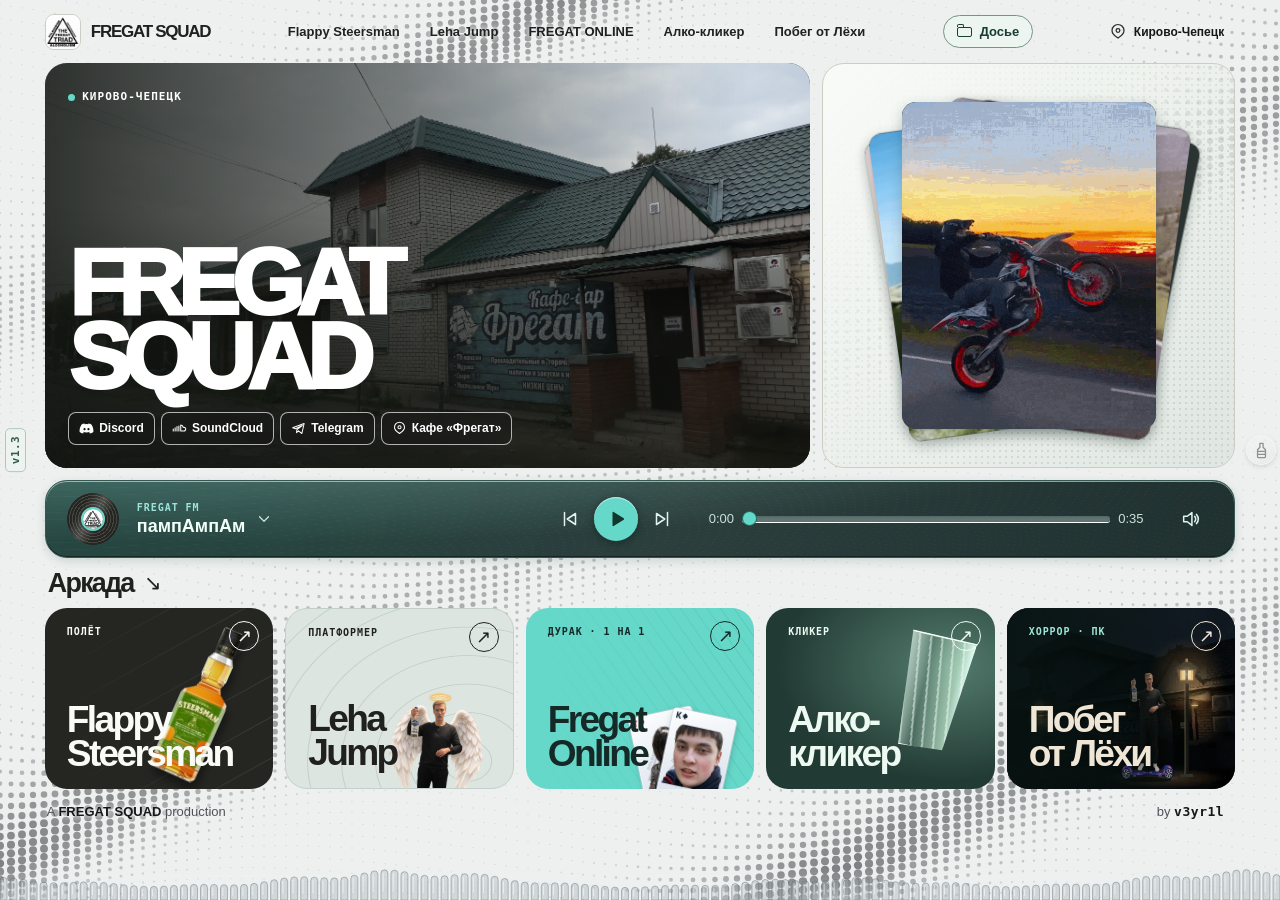
<file: index.html>
<!doctype html>
<html lang="ru">
<head>
  <meta charset="utf-8">
  <meta name="viewport" content="width=device-width, initial-scale=1">
  <meta name="description" content="FREGAT SQUAD из Кирово-Чепецка. Слушай треки, листай колоду и заходи к нам.">
  <title>FREGAT SQUAD</title>
  <link rel="icon" href="media/logo.jpg">
  <link rel="preload" as="image" href="media/steersman.png">
  <link rel="stylesheet" href="style.css">
  <link rel="stylesheet" href="flappy.css?v=leaderboards">
  <link rel="stylesheet" href="jump.css">
  <link rel="stylesheet" href="durak.css?v=arcade-glass">
  <link rel="stylesheet" href="bento.css">
  <link rel="stylesheet" href="dossiers.css">
  <link rel="stylesheet" href="bar.css">
  <script src="bar-rules.js" defer></script>
  <script src="bar-save.js" defer></script>
  <script src="bar.js" defer></script>
  <script src="spectra.js" defer></script>
  <script src="soundcloud-player.js" defer></script>
  <script src="site.js?v=equalizer-wave" defer></script>
  <script src="run-rules.js?v=1" defer></script>
  <script src="arcade.js?v=replay1" defer></script>
  <script src="flappy.js?v=replay1" defer></script>
  <script src="jump.js?v=replay1" defer></script>
  <script src="durak.js" defer></script>
  <script src="vendor/gsap.min.js" defer></script>
  <script src="bento.js" defer></script>
  <script src="dossiers/members.js" defer></script>
  <script src="dossiers.js" defer></script>
</head>
<body data-leaderboard-url="https://fregat-squad-multiplayer.netlify.app/.netlify/functions/leaderboard">
  <canvas class="dot-wave" aria-hidden="true"></canvas>
  <div class="dot-light" aria-hidden="true"></div>
  <div class="shell">
    <header class="masthead">
      <a class="arcade-home" href="#home" aria-label="FREGAT SQUAD — главная"><img src="media/logo.jpg" alt="" width="38" height="38"><span>FREGAT SQUAD</span></a>
      <nav class="game-nav" aria-label="Игры FREGAT SQUAD">
        <a href="#flappy">Flappy Steersman</a>
        <a href="#leha-jump">Leha Jump</a>
        <a href="#fregat-online">FREGAT ONLINE</a>
        <a href="#alko-clicker">Алко-кликер</a>
        <a href="#night-maze">Побег от Лёхи</a>
      </nav>
      <a class="archive-link" href="#dossiers"><i aria-hidden="true"></i>Досье</a>
      <a class="city" href="https://yandex.ru/maps/org/fregat/206045547952/?ll=50.057565%2C58.547679&amp;z=14" target="_blank" rel="noopener">
        <svg viewBox="0 0 24 24" aria-hidden="true"><path d="M20 10c0 5-8 10-8 10S4 15 4 10a8 8 0 1 1 16 0Z"/><circle cx="12" cy="10" r="2.5"/></svg>
        Кирово-Чепецк
      </a>
    </header>
    <main>
      <div class="hero">
        <section class="intro" aria-labelledby="title">
          <img class="venue-photo" src="media/fregat-cafe.jpg" alt="">
          <span class="venue-tag"><i aria-hidden="true"></i> Кирово-Чепецк</span>
          <h1 id="title"><span>FREGAT</span><span>SQUAD</span></h1>
          <nav class="socials" aria-label="Ссылки сквада">
            <a href="https://discord.gg/5tpP6APnrq" target="_blank" rel="noopener"><svg viewBox="0 0 24 24" aria-hidden="true"><path fill="currentColor" stroke="none" d="M19.8 5.4a18 18 0 0 0-4.5-1.4l-.6 1.2a17 17 0 0 0-5.4 0L8.7 4a18 18 0 0 0-4.5 1.4C1.4 9.5.6 13.5 1 17.4a18 18 0 0 0 5.5 2.7l1.2-1.9-1.8-.9.4-.3a13.6 13.6 0 0 0 11.4 0l.4.3-1.8.9 1.2 1.9a18 18 0 0 0 5.5-2.7c.5-4.5-.8-8.5-3.2-12Zm-11 9.5c-1 0-1.7-.9-1.7-1.9 0-1.1.7-1.9 1.7-1.9s1.8.8 1.8 1.9c0 1-.8 1.9-1.8 1.9Zm6.4 0c-1 0-1.8-.9-1.8-1.9 0-1.1.8-1.9 1.8-1.9s1.7.8 1.7 1.9c0 1-.7 1.9-1.7 1.9Z"/></svg>Discord</a>
            <a href="https://soundcloud.com/anonymousfregatclub" target="_blank" rel="noopener"><svg viewBox="0 0 24 24" aria-hidden="true"><path d="M2 13v3m3-5v5m3-7v7m3-8v8m3-9.5V16h5a3 3 0 1 0-1.1-5.8A4.5 4.5 0 0 0 14 6.5Z"/></svg>SoundCloud</a>
            <a href="https://t.me/fregatsquad" target="_blank" rel="noopener"><svg viewBox="0 0 24 24" aria-hidden="true"><path d="m21 4-3.6 16-5.5-4.2-3 2.8.5-4.7L18 7.3l-10.6 5-4.8-1.5L21 4Z"/></svg>Telegram</a>
            <a href="https://yandex.ru/maps/org/fregat/206045547952/?ll=50.057565%2C58.547679&amp;z=14" target="_blank" rel="noopener"><svg viewBox="0 0 24 24" aria-hidden="true"><path d="M20 10c0 5-8 10-8 10S4 15 4 10a8 8 0 1 1 16 0Z"/><circle cx="12" cy="10" r="2.5"/></svg>Кафе «Фрегат»</a>
          </nav>
        </section>
        <section class="gallery" aria-label="Колода сквада">
          <button class="deck" type="button" aria-label="Показать следующую карту">
            <span class="card" data-depth="0"><img src="media/pitabaik1.gif" alt="Питбайк на закате"></span>
            <span class="card" data-depth="1" aria-hidden="true"><img src="media/pitbaik2.gif" alt="Питбайк, второй кадр"></span>
            <span class="card" data-depth="2" aria-hidden="true"><img src="media/pitbaik3.gif" alt="Питбайк, третий кадр"></span>
            <span class="card" data-depth="3" aria-hidden="true">
              <video src="media/motorcycle-tricks-red-bull.mp4" muted loop playsinline preload="metadata" aria-label="Мотоциклетные трюки"></video>
            </span>
            <span class="card" data-depth="4" aria-hidden="true"><img src="media/surprise.jpg" alt="Девушка в чёрной блузке"></span>
          </button>
        </section>
      </div>
      <section class="flight" id="flight" data-game-view="flappy" data-game-title="Flappy Steersman" tabindex="0" aria-label="Игровое поле" aria-describedby="flight-help" hidden>
        <img class="flight-photo" src="media/fregat-cafe.jpg" alt="" loading="lazy">
        <canvas id="flight-canvas" aria-hidden="true"></canvas>
        <div class="flight-hud">
          <div class="flight-meters">
            <div>Счёт <output id="flight-score">0</output></div>
            <div>Рекорд <output id="flight-best">0</output></div>
          </div>
          <button class="flight-pause" id="flight-pause" type="button" aria-label="Пауза игры" hidden>
            <svg viewBox="0 0 24 24" aria-hidden="true"><path d="M9 5v14m6-14v14"/></svg>
          </button>
        </div>
        <div class="flight-overlay" id="flight-overlay">
          <div class="flight-panel">
            <h1 id="flight-title">Flappy<br>Steersman</h1>
            <p id="flight-status" role="status">Пролетай в просветах между стеклянными щитами.</p>
            <form class="flight-entry" id="flight-entry" hidden>
              <label for="flight-nickname">Никнейм для таблицы</label>
              <div class="flight-entry-fields">
                <input id="flight-nickname" type="text" required maxlength="20" autocomplete="nickname" spellcheck="false">
                <button class="flight-action" type="submit">Записать</button>
              </div>
            </form>
            <button class="flight-action" id="flight-action" type="button">Взлететь</button>
            <p class="flight-help" id="flight-help"><kbd>Пробел</kbd>, <kbd>↑</kbd> или касание экрана</p>
          </div>
          <details class="flight-leaders" id="flight-leaders">
            <summary>Таблица лидеров</summary>
            <p id="flight-leaders-empty">Запись от 21 очка.</p>
            <div class="flight-leaders-scroll" tabindex="0" role="region" aria-label="Общий рейтинг Flappy Steersman" hidden>
              <table aria-label="Результаты Flappy Steersman" id="flight-leaders-table" hidden>
                <thead><tr><th scope="col">Место</th><th scope="col">Ник</th><th scope="col">Очки</th></tr></thead>
                <tbody></tbody>
              </table>
            </div>
            <button type="button" class="flight-leaders-button" data-leaders-more hidden>Все рекорды</button>

            <small class="flight-leaders-scope" data-leaders-feedback role="status"></small>
          </details>
        </div>
      </section>
      <section class="flight jump" id="jump" data-game-view="leha-jump" data-game-title="Leha Jump" tabindex="0" aria-label="Игровое поле Leha Jump" aria-describedby="jump-help" hidden>
        <img class="flight-photo" src="media/fregat-cafe.jpg" alt="" loading="lazy">
        <canvas id="jump-canvas" aria-hidden="true"></canvas>
        <div class="jump-stick" id="jump-stick" aria-hidden="true" hidden>
          <span class="jump-stick-knob"></span>
        </div>
        <div class="flight-hud">
          <div class="flight-meters">
            <div>Очки <output id="jump-score">0</output></div>
            <div>Рекорд <output id="jump-best">0</output></div>
          </div>
          <button class="flight-pause" id="jump-pause" type="button" aria-label="Пауза в Leha Jump" hidden>
            <svg viewBox="0 0 24 24" aria-hidden="true"><path d="M9 5v14m6-14v14"/></svg>
          </button>
        </div>
        <div class="flight-overlay" id="jump-overlay">
          <div class="flight-panel jump-panel">
            <h1 id="jump-title">Leha Jump</h1>
            <p id="jump-status" role="status">Гироскутер подбрасывает, бутылка даёт реактивный разгон. Берегись кактусов. Треснувшие платформы выдерживают один прыжок.</p>
            <form class="flight-entry" id="jump-entry" hidden>
              <label for="jump-nickname">Никнейм для таблицы</label>
              <div class="flight-entry-fields">
                <input id="jump-nickname" type="text" required maxlength="20" autocomplete="nickname" spellcheck="false">
                <button class="flight-action" type="submit">Записать</button>
              </div>
            </form>
            <button class="flight-action" id="jump-action" type="button">Начать подъём</button>
            <p class="flight-help" id="jump-help"><span class="jump-help-keys">Удерживай <kbd>←</kbd> <kbd>→</kbd> или край поля.</span><span class="jump-help-touch">Двигай джойстик влево и вправо.</span></p>
          </div>
          <details class="flight-leaders" id="jump-leaders">
            <summary>Таблица лидеров</summary>
            <p>Запись от 150 очков.</p>
            <div class="flight-leaders-scroll" tabindex="0" role="region" aria-label="Общий рейтинг Leha Jump" hidden>
              <table aria-label="Результаты Leha Jump" hidden>
                <thead><tr><th scope="col">Место</th><th scope="col">Ник</th><th scope="col">Очки</th></tr></thead>
                <tbody></tbody>
              </table>
            </div>
            <button type="button" class="flight-leaders-button" data-leaders-more hidden>Все рекорды</button>

            <small class="flight-leaders-scope" data-leaders-feedback role="status"></small>
          </details>
        </div>
      </section>
      <section class="durak" data-game-view="fregat-online" data-game-title="FREGAT ONLINE" data-multiplayer-url="https://fregat-squad-multiplayer.netlify.app/.netlify/functions/durak" aria-label="FREGAT ONLINE" hidden>
        <div class="durak-layout">
          <div class="durak-lobby">
            <h1><span>FREGAT</span><span>ONLINE</span></h1>
            <p class="durak-game-type">Подкидной дурак · 1 на 1</p>
            <p class="durak-demo-note" id="durak-notice" role="status"></p>

            <form class="durak-panel" id="durak-lobby">
              <label for="durak-nickname">Твой ник</label>
              <input id="durak-nickname" name="nickname" maxlength="20" autocomplete="nickname" placeholder="Никнейм за столом" required>
              <button class="durak-button" type="submit">Найти соперника <span aria-hidden="true">→</span></button>
            </form>

            <div class="durak-panel" id="durak-search" hidden>
              <h2>Ищем соперника…</h2>
              <p>Когда за стол сядет второй игрок, раздадим по шесть карт.</p>
              <button class="durak-button durak-secondary" id="durak-cancel-search" type="button">Отменить поиск</button>
            </div>

            <div class="durak-panel" id="durak-match" hidden>
            <h2 id="durak-match-title">Матч</h2>
            <button class="durak-button durak-secondary" id="durak-leave" type="button">Сдаться</button>
            <button class="durak-button" id="durak-retry" type="button" hidden>Следующий матч</button>
            </div>
          </div>

          <section class="durak-table" id="durak-table" aria-label="Карточный стол">
            <div class="durak-cover">
              <div class="durak-fan" aria-hidden="true">
                <img src="media/durak/hearts-A.png" alt="">
                <img src="media/durak/clubs-K.png" alt="">
                <img src="media/durak/diamonds-Q.png" alt="">
              </div>
              <p>Колода Фрегата <span>36 карт</span></p>
            </div>
            <div class="durak-opponent-zone">
              <div class="durak-person"><b aria-hidden="true">С</b><span id="durak-opponent">Соперник</span></div>
              <div class="durak-opponent-hand" id="durak-opponent-hand" aria-hidden="true"></div>
            </div>
            <div class="durak-deck" id="durak-deck" hidden>
              <div class="durak-stack" id="durak-deck-count" aria-label="Осталось карт"></div>
              <span class="durak-deck-caption">Козырь <b class="durak-trump" id="durak-trump"></b></span>
            </div>
            <div class="durak-center" id="durak-center"></div>
            <div class="durak-hand-panel">
              <div class="durak-hand-info"><strong id="durak-player-name">Твои карты</strong></div>
              <div class="durak-hand" id="durak-hand" aria-label="Твоя рука"></div>
              <div class="durak-table-actions" id="durak-table-actions" hidden>
                <button class="durak-button durak-secondary" id="durak-take" type="button">Взять карты</button>
                <button class="durak-button" id="durak-done" type="button">Бито</button>
              </div>
              <p id="durak-table-status" role="status">Найди соперника, чтобы начать матч.</p>
            </div>
          </section>
        </div>
      </section>
      <section class="bar-game" data-game-view="alko-clicker" data-game-title="Алко-кликер" aria-label="Алко-кликер" hidden>
        <div class="bar-counter">
          <header class="bar-heading"><h1>Алко-кликер</h1><span>FREGAT BAR</span></header>
          <div class="bar-wallet"><strong id="bar-balance">0</strong><span>Fregat Coin</span></div>
          <div class="bar-scene">
            <div class="bar-halo" aria-hidden="true"></div>
            <button type="button" id="bar-tap" aria-label="Нажать на рюмку и заработать Fregat Coin">
              <svg viewBox="0 0 200 210" class="bar-glass" aria-hidden="true">
                <defs>
                  <linearGradient id="bar-crystal"><stop stop-color="#edfff8" stop-opacity=".85"/><stop offset=".09" stop-color="#dcfff5" stop-opacity=".22"/><stop offset=".24" stop-color="#ecffff" stop-opacity=".62"/><stop offset=".34" stop-color="#99ded3" stop-opacity=".15"/><stop offset=".72" stop-color="#b2eee3" stop-opacity=".13"/><stop offset=".88" stop-color="#effff8" stop-opacity=".66"/><stop offset="1" stop-color="#a8e6da" stop-opacity=".35"/></linearGradient>
                  <clipPath id="bar-inside"><path d="M27 38 Q100 60 173 38 L148 164 Q100 180 52 164Z"/></clipPath>
                </defs>
                <path d="M22 32 Q100 9 178 32 L151 181 Q100 202 49 181Z" fill="url(#bar-crystal)" stroke="#ddfff2" stroke-width="2"/>
                <g clip-path="url(#bar-inside)"><g class="bar-fill">
                  <path d="M18 60 Q61 48 99 59 T182 60 V189 H18Z" fill="var(--liquid)" opacity=".83"/>
                  <path d="M18 60 Q61 48 99 59 T182 60" fill="none" stroke="#fffbe3" stroke-width="3" opacity=".85"/>
                </g></g>
                <g fill="none" stroke="#d7fff4"><path opacity=".74" d="M26 40 54 178 68 183 47 46 M70 47 81 184 M151 45 134 184 145 180 171 43"/><path stroke-width="3" opacity=".32" d="m57 48 16 122m67-121-12 121"/></g>
                <path d="M48 169 Q100 189 154 169 L151 182 Q100 200 49 182Z" fill="url(#bar-crystal)"/>
                <ellipse cx="100" cy="32" rx="78" ry="13" fill="#b2fbe7" fill-opacity=".12" stroke="#e3fff5" stroke-width="3"/>
                <path d="M30 30 Q68 16 119 20" fill="none" stroke="white" stroke-width="3" stroke-linecap="round"/>
              </svg>
            </button>
          </div>
          <div class="bar-serving"><strong id="bar-serving">Пустая рюмка</strong><button type="button" id="bar-sip" hidden>Выпить</button></div>
          <div class="bar-rates"><span><b id="bar-power">+1</b> за тап</span><span><b id="bar-rate">0</b> FC / сек</span></div>
        </div>
        <div class="bar-ledger">
          <div class="bar-switch" aria-label="Разделы бара"><button type="button" aria-pressed="true" data-bar-panel="shelf">Бар</button><button type="button" aria-pressed="false" data-bar-panel="snacks">Закусь</button><button type="button" aria-pressed="false" data-bar-panel="upgrades">Прокачка</button><button type="button" aria-pressed="false" data-bar-panel="rich">Рейтинг</button></div>
          <div class="bar-catalog" id="bar-shelf"><header><h2>Барная карта</h2><span id="bar-count"></span></header><div id="bar-drinks"></div></div>
          <div class="bar-catalog" id="bar-upgrades" hidden><header><h2>Прокачка</h2></header><div id="bar-equipment"></div></div>
          <div class="bar-catalog" id="bar-snacks" hidden><header><h2>Закусь</h2></header><p id="bar-bites"></p><div id="bar-food"></div></div>
          <div class="bar-catalog" id="bar-rich" hidden><header><h2>Богатейшие</h2></header>
            <form id="bar-enroll"><label for="bar-nick">Ник в рейтинге</label><input id="bar-nick" maxlength="20" required autocomplete="nickname"><button>Войти в рейтинг</button></form>
            <p id="bar-profile"></p><ol id="bar-leaders"></ol><p id="bar-rank-status" role="status"></p>
          </div>
          <dialog id="bar-photo" aria-labelledby="bar-caption"><button type="button" aria-label="Закрыть фото">×</button><img alt=""><h2 id="bar-caption"></h2><p></p></dialog>
          <p class="bar-message" id="bar-message" role="status">Нажимай на рюмку, чтобы заработать монеты.</p>
        </div>
      </section>
      <section class="dossiers" data-game-view="dossiers" data-game-title="Досье Фрегата" aria-label="Досье Фрегата" hidden>
        <div id="dossier-desk"></div>
        <dialog id="member-file" aria-labelledby="member-file-name">
          <article class="file-paper" id="member-file-paper"></article>
        </dialog>
        <dialog id="dossier-viewer" aria-labelledby="viewer-caption">
          <div class="viewer-frame">
            <button class="viewer-close" type="button" aria-label="Закрыть просмотр">×</button>
            <img class="viewer-image" alt="">
            <div class="viewer-controls">
              <button type="button" data-step="-1" aria-label="Предыдущий снимок">←</button>
              <div><strong id="viewer-caption"></strong><small id="viewer-position"></small></div>
              <button type="button" data-step="1" aria-label="Следующий снимок">→</button>
            </div>
          </div>
        </dialog>
      </section>
      <section class="maze-view" data-game-view="night-maze" data-game-title="Побег от Лёхи" aria-label="Побег от Лёхи" hidden></section>
      <section class="player" aria-label="Музыка FREGAT SQUAD">
        <audio id="audio" src="media/music/00_pampam.mp3" preload="metadata"></audio>
        <div class="track">
          <span class="record"><img class="track-logo" src="media/logo.jpg" width="30" height="30" alt=""></span>
          <div class="track-copy">
            <button class="track-toggle" id="track-toggle" type="button" aria-label="Выбрать трек" aria-describedby="track-title" aria-expanded="false" aria-controls="playlist">
              <span class="track-labels">
                <span class="radio-name">Fregat FM</span>
                <span id="player-status" aria-live="polite"></span>
                <strong id="track-title">пампАмпАм</strong>
              </span>
              <svg viewBox="0 0 24 24" aria-hidden="true"><path d="m6 9 6 6 6-6"/></svg>
            </button>
            <ol class="player-panel playlist" id="playlist" aria-label="Треки сквада" inert>
              <li><button type="button" data-file="00_pampam.mp3" aria-current="true">пампАмпАм</button></li>
              <li><button type="button" data-file="01_pitbaik.m4a">Питбайк</button></li>
              <li><button type="button" data-file="06_radio_fregat_fm.m4a">Радио Фрегат FM</button></li>
              <li><button type="button" data-soundcloud="klinok">Клинок</button></li>
              <li><button type="button" data-soundcloud="vofregatexolodno">#вофрегатехолодно</button></li>
              <li><button type="button" data-soundcloud="fregatovskayaromantika">Фрегатовская романтика</button></li>
              <li><button type="button" data-file="07_zapakh_mertvyachiny.m4a">Запах мертвячины</button></li>
              <li><button type="button" data-file="04_freddie_krueger.m4a">Freddie Krueger</button></li>
              <li><button type="button" data-soundcloud="dodna">До дна</button></li>
              <li><button type="button" data-soundcloud="daimneskazat">Дай мне сказать</button></li>
            </ol>
          </div>
        </div>
        <div class="controls">
          <button id="previous" type="button" aria-label="Предыдущий трек"><svg viewBox="0 0 24 24" aria-hidden="true"><path d="M6 5v14m12-13-9 6 9 6Z"/></svg></button>
          <button id="play" type="button" aria-label="Воспроизвести"><svg viewBox="0 0 24 24" aria-hidden="true"><path class="play-shape" d="m9 5 11 7-11 7Z"/><path class="pause-shape" d="M9 5v14m6-14v14"/></svg></button>
          <button id="next" type="button" aria-label="Следующий трек"><svg viewBox="0 0 24 24" aria-hidden="true"><path d="M18 5v14M6 6l9 6-9 6Z"/></svg></button>
        </div>
        <div class="timeline">
          <span id="elapsed">0:00</span>
          <input id="seek" type="range" min="0" max="1000" value="0" aria-label="Позиция в треке" disabled>
          <span id="duration">0:00</span>
        </div>
        <div class="sound">
          <button id="sound-toggle" type="button" aria-label="Настройки громкости" aria-expanded="false" aria-controls="sound-panel">
            <svg viewBox="0 0 24 24" aria-hidden="true"><path d="M4 9h4l5-4v14l-5-4H4Z"/><path class="sound-waves" d="M16 9a5 5 0 0 1 0 6m2-8a8 8 0 0 1 0 10"/><path class="sound-muted" d="m16 10 5 5m0-5-5 5"/></svg>
          </button>
          <div class="player-panel sound-panel" id="sound-panel" inert>
            <label for="volume">Громкость</label>
            <output id="volume-value" for="volume">8%</output>
            <input id="volume" type="range" min="0" max="100" value="8">
          </div>
        </div>
        <div class="soundcloud-host" id="soundcloud-host" hidden></div>
      </section>
      <section class="home-games" aria-labelledby="games-title">
        <h2 id="games-title">Аркада<span aria-hidden="true">↘</span></h2>
        <div class="game-tiles">
          <a class="game-tile game-flight" href="#flappy">
            <span class="game-kind">Полёт</span>
            <strong>Flappy<br>Steersman</strong>
            <span class="game-art flight-art" aria-hidden="true"><img src="media/steersman.png" alt=""></span>
            <span class="tile-arrow" aria-hidden="true">↗</span>
          </a>
          <a class="game-tile game-jump" href="#leha-jump">
            <span class="game-kind">Платформер</span>
            <strong>Leha<br>Jump</strong>
            <img class="game-art jump-art" src="media/leha.png" alt="">
            <span class="tile-arrow" aria-hidden="true">↗</span>
          </a>
          <a class="game-tile game-online" href="#fregat-online">
            <span class="game-kind">Дурак · 1 на 1</span>
            <strong>Fregat<br>Online</strong>
            <span class="game-art hand-art" aria-hidden="true"><img src="media/durak/hearts-A.png" alt=""><img src="media/durak/spades-K.png" alt=""></span>
            <span class="tile-arrow" aria-hidden="true">↗</span>
          </a>
          <a class="game-tile game-bar" href="#alko-clicker">
            <span class="game-kind">Кликер</span><strong>Алко-<br>кликер</strong>
            <span class="game-art bar-tile-glass" aria-hidden="true"></span><span class="tile-arrow" aria-hidden="true">↗</span>
          </a>
          <a class="game-tile game-night" href="#night-maze">
            <span class="game-kind">Хоррор · ПК</span>
            <strong>Побег<br>от Лёхи</strong>
            <img class="game-art night-cover" src="media/night-maze.webp" alt="">
            <span class="tile-arrow" aria-hidden="true">↗</span>
          </a>
        </div>
      </section>
    </main>
    <footer class="site-credit">
      <span>A <strong>FREGAT SQUAD</strong> production</span>
      <span class="site-credit-maker">by <strong>v3yr1l</strong></span>
      <span class="site-version" title="Версия сайта">v1.3</span>
    </footer>
  </div>
  <div class="equalizer" aria-hidden="true"><canvas id="equalizer"></canvas></div>
  <button class="bottle-button" type="button" aria-label="Запустить бутылки Steersman" title="Steersman">
    <svg viewBox="0 0 24 24" aria-hidden="true"><path d="M10 3h4v5l3 3v8.5a1.5 1.5 0 0 1-1.5 1.5h-7A1.5 1.5 0 0 1 7 19.5V11l3-3Zm-3 10h10m-10 4h10"/></svg>
  </button>
  <div class="bottle-layer" aria-hidden="true"></div>
  <template id="bottle-template">
    <span class="falling-bottle"><img src="media/steersman.png" width="447" height="447" alt=""></span>
  </template>
</body>
</html>
</file>
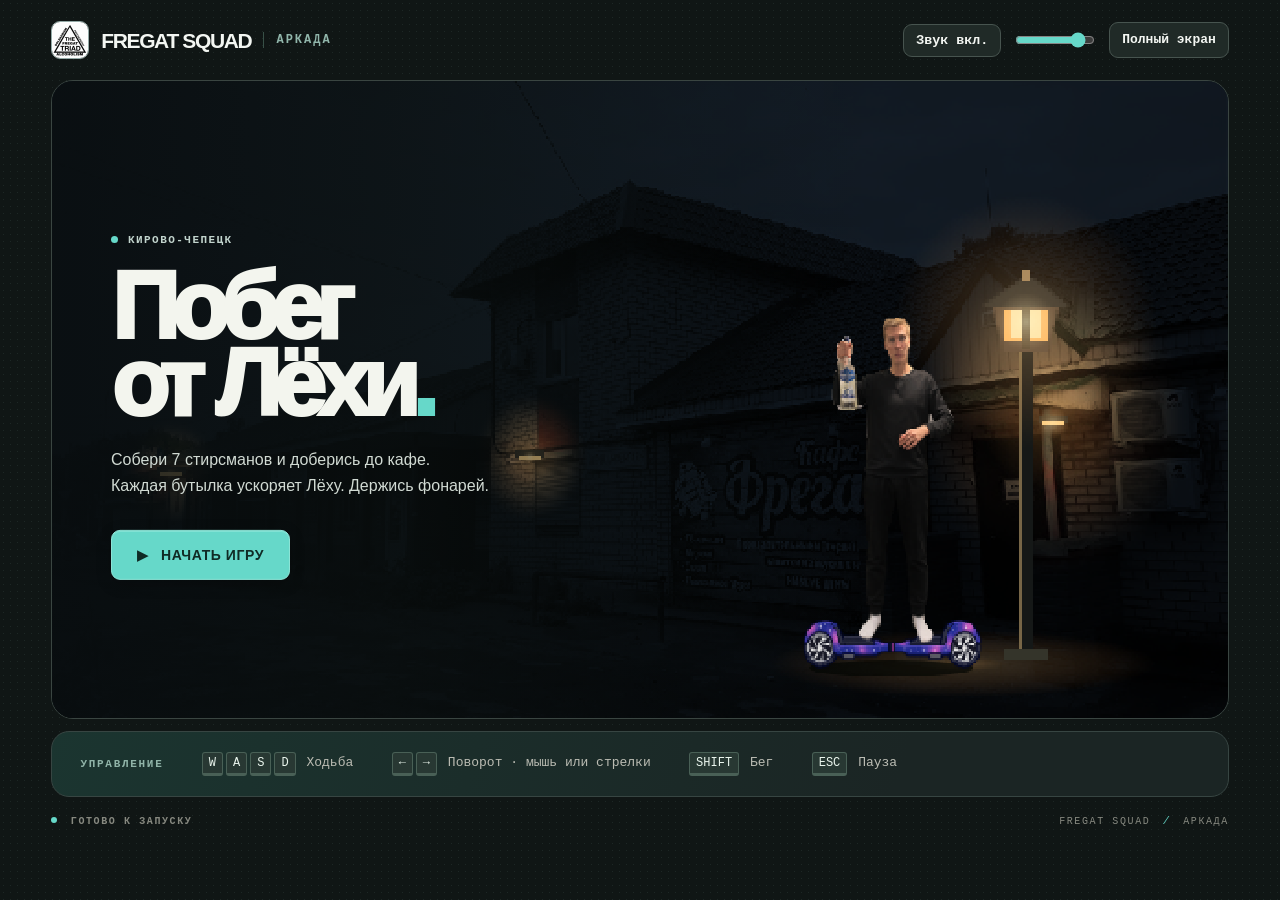
<file: games/night-maze/index.html>
<!doctype html><html lang="ru"><head><meta charset="utf-8"><meta name="viewport" content="width=device-width, initial-scale=1"><meta name="theme-color" content="#0c0d0f"><title>Фрегат — Побег от Лёхи</title><link rel="stylesheet" href="style.css"></head>
<body><header><div class="brand"><img class="logo" src="[data-uri]" alt=""> FREGAT SQUAD <i></i><small>АРКАДА</small></div><nav><button id="sound" aria-label="Переключить звук">Звук вкл.</button><input id="volume" type="range" min="0" max="100" value="85" aria-label="Громкость музыки и эффектов" title="Громкость"><button id="full" type="button" aria-pressed="false">Полный экран</button></nav></header>
<main><section id="screen"><canvas id="view" width="640" height="350" aria-label="Побег от Лёхи у кафе Фрегат"></canvas><div class="shade"></div><div class="scan"></div><div class="corners"></div>
<div id="menu"><div class="chapter"><span></span> КИРОВО-ЧЕПЕЦК</div><h1>Побег<br>от Лёхи<span>.</span></h1><p>Собери 7 стирсманов и доберись до кафе.<br>Каждая бутылка ускоряет Лёху. Держись фонарей.</p><button class="primary" id="start" disabled><i>▶</i> НАЧАТЬ ИГРУ</button></div>
<div id="hud" hidden><strong id="count"></strong><button id="pause">Ⅱ</button><div id="hint" aria-live="polite"></div><span id="cross">·</span></div>
<div id="modal" hidden><div><h2 id="modalTitle"></h2><p id="modalText"></p><button id="resume" class="primary"></button></div></div>

</section><aside><strong>УПРАВЛЕНИЕ</strong><span><kbd>W</kbd><kbd>A</kbd><kbd>S</kbd><kbd>D</kbd> Ходьба</span><span><kbd>←</kbd><kbd>→</kbd> Поворот · мышь или стрелки</span><span><kbd>SHIFT</kbd> Бег</span><span><kbd>ESC</kbd> Пауза</span></aside><footer><span><em></em> <b id="status">ГОТОВО К ЗАПУСКУ</b></span><span>FREGAT SQUAD <i>/</i> АРКАДА</span></footer></main><script>
const phone = navigator.userAgentData?.mobile || /iPhone|iPod|Android.*Mobile|Windows Phone/i.test(navigator.userAgent)
  || (matchMedia('(pointer: coarse) and (hover: none)').matches && Math.min(screen.width,screen.height)<=600);
const arcadeFrame = window.frameElement?.closest('.maze-view');
if (arcadeFrame) document.body.classList.add('site-arcade');
if (location.pathname.startsWith('/night-maze/') || location.pathname.startsWith('/games/night-maze/')) {
  const brand = document.querySelector('.brand'), home = document.createElement('a');
  home.className='brand';home.href='/';home.title='Вернуться на FREGAT SQUAD';home.append(...brand.childNodes);brand.replaceWith(home);
}
if (phone) {
  document.body.classList.add('phone');
  document.querySelector('#menu p').textContent='Открой игру на компьютере. Для движения нужны WASD, для поворота — стрелки.';
  document.getElementById('start').textContent='Только для компьютера';
  document.getElementById('status').textContent='НУЖНА КЛАВИАТУРА';
} else {
  for (const path of ['art.js','game.js']) {
    const script=document.createElement('script');script.async=false;script.src=path;document.body.append(script);
  }
}
</script></body></html>
</file>
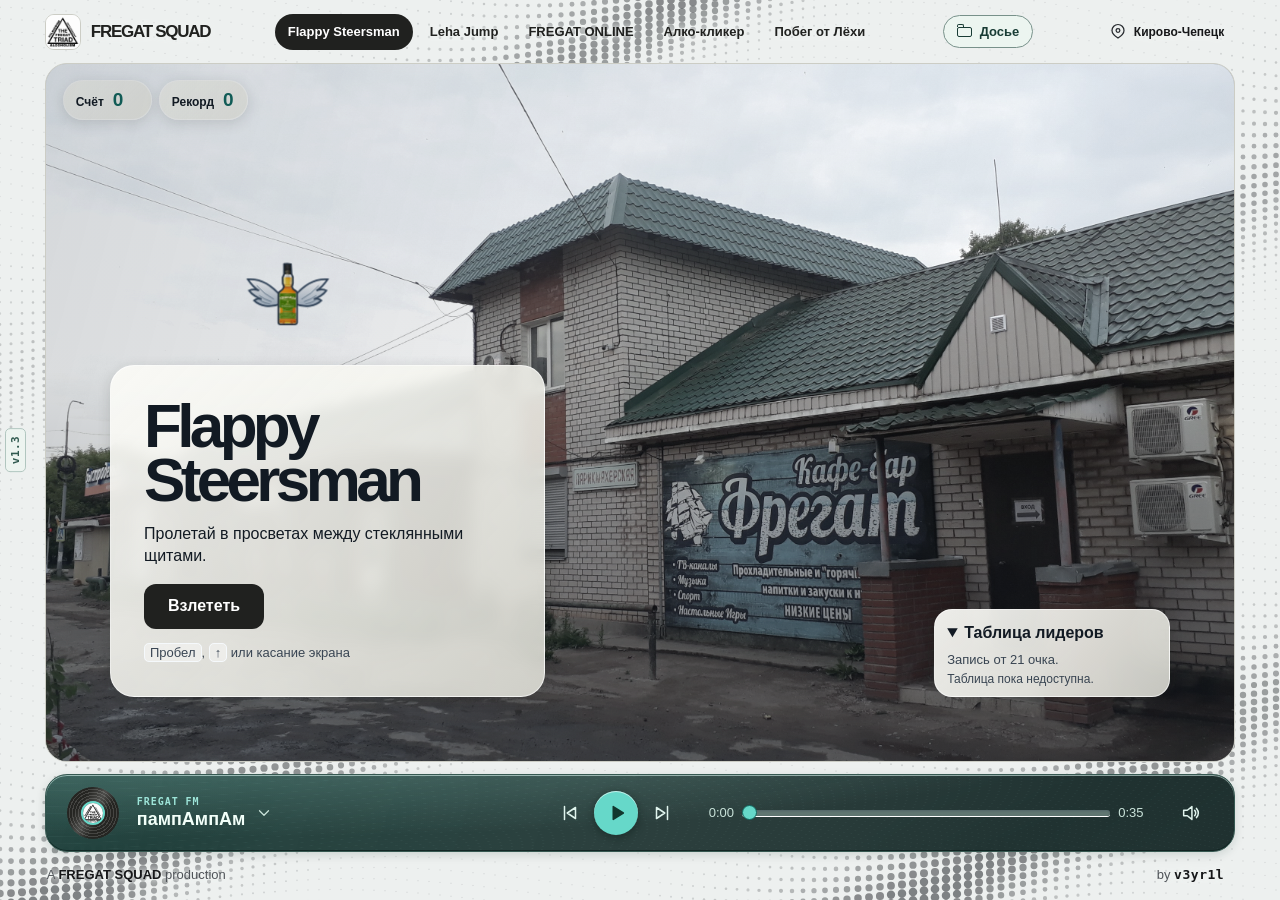
<file: flappy-steersman.html>
﻿<!doctype html>
<html lang="ru">
<head>
  <meta charset="utf-8">
  <meta name="viewport" content="width=device-width, initial-scale=1">
  <title>Flappy Steersman · FREGAT SQUAD</title>
  <script>location.replace("index.html#flappy");</script>
</head>
<body>
  <p><a href="index.html#flappy">Открыть Flappy Steersman</a></p>
</body>
</html>
</file>
<file: style.css>
﻿:root {
  color-scheme: light;
  --ink: #161719;
  --muted: #4f5358;
  --line: #26292e36;
  --accent: #26292e;
  --glass-rim: #faffffad;
  --glass-fill: radial-gradient(ellipse at 18% -30%, #ffffff46, transparent 60%),
    linear-gradient(144deg, #ffffff12, transparent 43%, #68768c07 67%, #8693a31c);
  --glass-depth: inset 1px 1px 2px #ffffffbf, inset 3px 4px 8px #ffffff42,
    inset -1px -1px 2px #fff8, inset -3px -4px 9px #38425230, 3px 5px 12px #2e36472e;
  --equalizer-height: clamp(82px, 12vh, 128px);
  font-family: "Segoe UI", Arial, sans-serif;
  color: var(--ink);
  background: #ebeced;
}

*, *::before, *::after { box-sizing: border-box; }
body { margin: 0; min-height: 100vh; padding-bottom: calc(var(--equalizer-height) + env(safe-area-inset-bottom)); }
a { color: inherit; text-decoration: none; }
button, input { font: inherit; color: inherit; }
button, input[type="range"] { cursor: pointer; }
:focus-visible { outline: 2px solid var(--accent); outline-offset: 4px; }
svg { width: 22px; height: 22px; fill: none; stroke: currentColor; stroke-width: 1.65; stroke-linecap: round; stroke-linejoin: round; }

.dot-wave, .dot-light {
  position: fixed;
  inset: 0;
  width: 100%;
  height: 100%;
  pointer-events: none;
}
.dot-light {
  background: radial-gradient(ellipse 200px 160px at var(--light-x, 50%) var(--light-y, 50%), #fff9, transparent);
  opacity: 0;
  transition: opacity .35s;
}
.dot-light[data-visible] { opacity: 1; }

.equalizer {
  position: fixed;
  inset: auto 0 0;
  z-index: 1;
  padding-bottom: env(safe-area-inset-bottom);
  background: linear-gradient(transparent 48%, #eff3f54d);
  pointer-events: none;
}
.equalizer canvas {
  display: block;
  width: 100%;
  height: var(--equalizer-height);
}
.bottle-button {
  position: fixed;
  z-index: 3;
  top: 50%;
  right: max(11px, env(safe-area-inset-right));
  transform: translateY(-50%);
  display: grid;
  width: 40px;
  height: 40px;
  padding: 0;
  place-items: center;
  border: 1px solid var(--glass-rim);
  border-radius: 50%;
  background: var(--glass-fill);
  box-shadow: var(--glass-depth);
  color: #44484e;
  opacity: .57;
  backdrop-filter: blur(1.5px);
  transition: background .2s, opacity .2s, box-shadow .2s;
}
.bottle-button:hover, .bottle-button:focus-visible {
  opacity: 1;
  background-color: #fff3;
  box-shadow: var(--glass-depth), 0 4px 16px #17191e25;
}
.bottle-button svg { width: 19px; height: 19px; }
.bottle-layer {
  position: fixed;
  z-index: 4;
  inset: 0;
  overflow: hidden;
  pointer-events: none;
}
.falling-bottle {
  position: absolute;
  top: 0;
  left: 0;
  aspect-ratio: 128 / 409;
  visibility: hidden;
  filter: drop-shadow(2px 6px 4px #17191e4d);
}
.falling-bottle img {
  position: absolute;
  left: -125%;
  top: -4.9%;
  width: 349.2%;
  height: auto;
  clip-path: polygon(44.8% 4.5%, 54.6% 4.5%, 55.7% 5.6%, 55.6% 20.3%, 57.8% 24.5%, 57.8% 34%, 56.3% 38.7%, 58% 42%, 63.5% 46.3%, 64% 49.4%, 64% 92.8%, 62.5% 95.3%, 37.6% 95.3%, 36% 92.8%, 36% 49.3%, 37% 46.7%, 42.5% 42.8%, 44% 38.7%, 42.4% 34%, 42.3% 24.8%, 44.5% 20.4%, 44.2% 5.9%);
}

.shell {
  position: relative;
  display: flex;
  flex-direction: column;
  width: min(100% - 80px, 1240px);
  min-height: calc(100svh - var(--equalizer-height) - env(safe-area-inset-bottom));
  margin-inline: auto;
}
.site-credit {
  display: flex;
  flex-wrap: wrap;
  justify-content: center;
  align-items: center;
  align-self: center;
  gap: 7px 11px;
  margin: auto 0 12px;
  padding: 5px 5px 5px 13px;
  border: 1px solid var(--glass-rim);
  border-radius: 999px;
  background: var(--glass-fill);
  backdrop-filter: blur(2px);
  box-shadow: var(--glass-depth);
  color: var(--muted);
  font-size: 13px;
  line-height: 1.3;
}
.site-credit strong { color: var(--ink); font-weight: 780; }
.site-credit-maker {
  padding: 4px 9px;
  border: 1px solid #fff9;
  border-radius: 999px;
  background: linear-gradient(130deg, #e3edf7ab, #f9fcffb8);
  box-shadow: inset 0 1px 2px #fff, 0 2px 6px #39466226;
}
.site-credit-maker strong { font-family: Consolas, monospace; letter-spacing: .04em; }
.masthead {
  min-height: 65px;
  display: flex;
  align-items: center;
  justify-content: space-between;
  gap: 12px;
  border-bottom: 1px solid var(--line);
}
.city { display: inline-flex; gap: 6px; align-items: center; padding: 7px 11px; border-radius: 999px; color: var(--ink); font-size: 14px; text-shadow: 0 1px 4px #fff; }
.city svg { width: 18px; height: 18px; color: var(--accent); }
.city:hover { text-decoration: underline; }
.game-nav { display: flex; flex-wrap: wrap; gap: 6px; }
.game-nav a, .game-nav button {
  display: inline-flex;
  align-items: center;
  min-height: 38px;
  padding: 6px 12px;
  border: 1px solid var(--glass-rim);
  border-radius: 999px;
  background: var(--glass-fill);
  backdrop-filter: blur(2px);
  box-shadow: var(--glass-depth);
  font-size: 14px;
  font-weight: 650;
}
.game-nav a:hover, .game-nav a[aria-current="page"] { background-color: #ffffffa1; }
.game-nav button:disabled { color: var(--muted); opacity: .68; cursor: default; }

.hero {
  display: grid;
  grid-template-columns: minmax(0, 1.2fr) minmax(0, 1fr);
  gap: 32px;
  align-items: center;
  padding-block: clamp(26px, 5vh, 62px);
}
.squad-logo {
  display: block;
  width: clamp(96px, 11vw, 148px);
  height: auto;
  margin-bottom: 24px;
  padding: 4px;
  border: 2px solid var(--glass-rim);
  border-radius: 23%;
  background: var(--glass-fill);
  box-shadow: var(--glass-depth), 0 9px 25px #1c22212b;
}
h1 {
  margin: 0 0 28px;
  font-family: "Arial Black", "Segoe UI", Arial, sans-serif;
  font-weight: 900;
  font-size: clamp(71px, 9vw, 142px);
  line-height: .8;
  letter-spacing: -.079em;
  text-shadow: 0 2px 28px #fff;
}
h1 span { display: block; }
h1 span + span {
  background: linear-gradient(105deg, #575c62 1%, #73777a 42%, #414549 83%);
  color: transparent;
  background-clip: text;
  text-shadow: none;
  filter: drop-shadow(0 6px 18px #ffffffb0);
}
.socials { display: flex; flex-wrap: wrap; gap: 8px; }
.socials a {
  min-height: 44px;
  display: inline-flex;
  align-items: center;
  gap: 7px;
  padding: 8px 13px;
  border-radius: 50px;
  font-size: 14px;
  font-weight: 650;
  transition: background-color .18s, box-shadow .18s;
}
.socials a:hover, .city:hover { background-color: #fff3; box-shadow: var(--glass-depth), 0 5px 16px #303c5125; }
.socials svg { width: 18px; height: 18px; }

.gallery {
  --card-width: clamp(175px, 22vw, 290px);
  display: grid;
  justify-items: center;
  padding: 34px 18px;
  isolation: isolate;
  border-radius: 34px;
  overflow: hidden;
}
.deck {
  position: relative;
  width: var(--card-width);
  aspect-ratio: 4 / 5.15;
  display: block;
  padding: 0;
  background: transparent;
  border: 0;
  border-radius: 16px;
  -webkit-tap-highlight-color: transparent;
}
.card {
  position: absolute;
  inset: 0;
  border-radius: 16px;
  padding: 4px;
  border: 1px solid var(--glass-rim);
  overflow: hidden;
  background: var(--glass-fill);
  box-shadow: var(--glass-depth), 0 9px 22px #19202e51;
  backdrop-filter: blur(1px);
  transform: var(--pose);
  transition: transform .2s cubic-bezier(.2,.7,.2,1), border-color .1s ease;
  pointer-events: none;
}
.card[data-depth="0"] { --pose: none; z-index: 4; }
.card[data-depth="1"] { --pose: translate(8%, 1%) rotate(8deg) scale(.96); z-index: 3; }
.card[data-depth="2"] { --pose: translate(-8%, 2%) rotate(-8deg) scale(.95); z-index: 2; }
.card[data-depth="3"] { --pose: translate(12%, 0%) rotate(12deg) scale(.9); z-index: 1; }
.card[data-depth="4"] { --pose: translate(-11%, 1%) rotate(-10deg) scale(.9); z-index: 0; }
.deck:hover .card[data-depth="0"] { border-color: #fff; transform: translateY(-3px) rotate(-1deg); }
.card :is(img, video) { display: block; width: 100%; height: 100%; border-radius: 11px; object-fit: cover; }

.player {
  position: relative;
  z-index: 2;
  display: grid;
  grid-template-columns: minmax(0,1.05fr) auto minmax(0,1fr) auto;
  gap: clamp(12px, 2vw, 28px);
  align-items: center;
  padding: 14px 18px;
  margin-bottom: 24px;
  border-radius: 28px;
}
.city, .socials a, .gallery, .player::before, .player-panel {
  border: 1px solid var(--glass-rim);
  background-image: var(--glass-fill);
  box-shadow: var(--glass-depth);
  backdrop-filter: blur(1.6px);
}
.gallery, .player::before {
  box-shadow: var(--glass-depth), inset 0 0 9px #ffffff4d, 0 13px 27px #31394626;
}
.gallery {
  backdrop-filter: blur(1.3px);
}
.player::before {
  content: "";
  position: absolute;
  inset: 0;
  z-index: -1;
  border-radius: inherit;
  pointer-events: none;
}
.track, .controls, .timeline { display: flex; align-items: center; }
.track { min-width: 0; gap: 11px; }
.track-logo { flex: 0 0 auto; border-radius: 13px; border: 1px solid var(--glass-rim); box-shadow: var(--glass-depth); }
.track-copy { position: relative; min-width: 0; }
.track-toggle {
  min-height: 44px;
  width: 100%;
  display: flex;
  align-items: center;
  gap: 10px;
  padding: 3px 8px;
  text-align: left;
  background: transparent;
  border: 0;
  border-radius: 999px;
}
.track-toggle:hover, .track-toggle[aria-expanded="true"] { background: #fff3; }
.track-labels { display: grid; gap: 2px; min-width: 0; }
#player-status {
  position: absolute;
  width: 1px;
  height: 1px;
  clip-path: inset(50%);
  overflow: hidden;
  white-space: nowrap;
}
.track-labels strong { overflow: hidden; text-overflow: ellipsis; white-space: nowrap; }
.track-toggle svg { flex: 0 0 18px; height: 18px; color: var(--accent); transition: transform .24s; }
.track-toggle[aria-expanded="true"] svg { transform: rotate(180deg); }

.player-panel {
  position: absolute;
  z-index: 3;
  bottom: calc(100% + 19px);
  margin: 0;
  padding: 8px;
  background-color: #eef0f247;
  border-radius: 22px;
  box-shadow: var(--glass-depth), 0 18px 35px #262e442e;
  backdrop-filter: blur(4px);
  opacity: 1;
  visibility: visible;
  transform: translateY(0) scale(1);
  transform-origin: bottom left;
  transition: opacity .22s, transform .25s cubic-bezier(.2,.75,.25,1), visibility 0s;
}
.player-panel[inert] { opacity: 0; visibility: hidden; pointer-events: none; transform: translateY(10px) scale(.96); transition-delay: 0s, 0s, .25s; }
.playlist {
  list-style: none;
  counter-reset: track;
  left: -59px;
  width: min(340px, calc(100vw - 58px));
  max-height: min(365px, 52vh);
  overflow: auto;
}
.playlist li { counter-increment: track; }
.playlist button {
  display: grid;
  width: 100%;
  grid-template-columns: 25px 1fr;
  align-items: center;
  gap: 7px;
  padding: 7px 10px;
  min-height: 39px;
  border: 0;
  border-radius: 9px;
  text-align: left;
  font-size: 15px;
  background: transparent;
  transition: background .18s, color .18s;
}
.playlist button::before {
  content: counter(track, decimal-leading-zero);
  font-size: 12px;
  color: var(--muted);
  font-variant-numeric: tabular-nums;
}
.playlist button:hover { background: #fff4; }
.playlist button[aria-current] { color: var(--accent); background: var(--glass-fill); box-shadow: var(--glass-depth); font-weight: 700; }
.playlist button:focus-visible { outline-offset: -2px; }

.controls { gap: 3px; }
.controls button, #sound-toggle { display: grid; width: 42px; height: 44px; place-items: center; background: transparent; border: 0; border-radius: 50%; }
.controls button, #sound-toggle {
  border: 1px solid var(--glass-rim);
  background: var(--glass-fill);
  box-shadow: var(--glass-depth);
  color: var(--ink);
}
.controls #play { width: 50px; height: 50px; background-color: #fff1; }
.controls button:hover, .controls #play:hover, #sound-toggle:hover, #sound-toggle[aria-expanded="true"] { background-color: #fff4; }
.play-shape { fill: currentColor; }
.pause-shape, #play[data-playing] .play-shape { display: none; }
#play[data-playing] .pause-shape { display: initial; }

.timeline { gap: 8px; color: var(--muted); font-size: 13px; font-variant-numeric: tabular-nums; }
.timeline span { min-width: 3ch; }
.timeline input, .sound-panel input {
  min-width: 0;
  margin: 0;
  min-height: 38px;
  appearance: none;
  background: transparent;
  --range-rail: linear-gradient(90deg, #6f7e93b5 var(--position, 0%), #f8fbffd1 var(--position, 0%));
}
.timeline input::-webkit-slider-runnable-track, .sound-panel input::-webkit-slider-runnable-track {
  height: 6px;
  border-radius: 999px;
  background: var(--range-rail);
  box-shadow: inset 0 1px 2px #27365045, 0 1px 0 #fff;
}
.timeline input::-moz-range-track, .sound-panel input::-moz-range-track {
  height: 6px;
  border-radius: 999px;
  background: var(--range-rail);
  box-shadow: inset 0 1px 2px #27365045, 0 1px 0 #fff;
}
.timeline input::-webkit-slider-thumb, .sound-panel input::-webkit-slider-thumb {
  appearance: none;
  width: 19px;
  height: 19px;
  margin-top: -6.5px;
  border: 1px solid var(--glass-rim);
  border-radius: 50%;
  background: linear-gradient(145deg, #fff, #dce5ef);
  box-shadow: var(--glass-depth), 0 1px 3px #18253655;
}
.timeline input::-moz-range-thumb, .sound-panel input::-moz-range-thumb {
  width: 17px;
  height: 17px;
  border: 1px solid var(--glass-rim);
  border-radius: 50%;
  background: linear-gradient(145deg, #fff, #dce5ef);
  box-shadow: var(--glass-depth), 0 1px 3px #18253655;
}
.timeline input { flex: 1; }
.sound { position: relative; }
#sound-toggle { width: 44px; }
.sound-muted, #sound-toggle[data-muted] .sound-waves { display: none; }
#sound-toggle[data-muted] .sound-muted { display: initial; }
.sound-panel {
  right: 0;
  width: 188px;
  padding: 12px 14px 4px;
  display: grid;
  grid-template-columns: 1fr auto;
  gap: 1px 8px;
  align-items: center;
  font-size: 14px;
  transform-origin: bottom right;
}
.sound-panel output { color: var(--accent); font-variant-numeric: tabular-nums; }
.sound-panel input { grid-column: 1 / -1; width: 100%; }
.soundcloud-host { grid-column: 1 / -1; min-width: 0; }
.soundcloud-host iframe { display: block; width: 100%; height: 110px; border: 0; border-radius: 14px; }
.soundcloud-host a { display: inline-block; padding: 6px 0; text-decoration: underline; }

@media (max-width: 970px) {
  .shell { width: calc(100% - 48px); }
  .hero { gap: 20px; }
  .player { gap: 10px; }
}
@media (max-width: 680px) {
  :root { --equalizer-height: clamp(64px, 10vh, 86px); }
  .shell { width: calc(100% - 32px); }
  .masthead { min-height: 48px; }
  .hero { grid-template-columns: 1fr; gap: 22px; }
  .squad-logo { width: 88px; margin-bottom: 19px; }
  h1 { font-size: clamp(58px, 16vw, 102px); margin-bottom: 22px; }
  .gallery { --card-width: clamp(155px, 53vw, 240px); padding-block: 25px; }
  .player { grid-template-columns: minmax(0,1fr) auto auto; padding: 10px; gap: 5px; }
  .controls { gap: 0; }
  .controls button { width: 32px; }
  .controls #play { width: 42px; height: 42px; }
  .track { gap: 6px; }
  .track-logo { width: 35px; height: 35px; }
  .track-toggle { gap: 1px; padding-inline: 0; }
  .playlist { left: -41px; }
  .timeline { grid-column: 1 / -1; grid-row: 2; }
}
@media (max-width: 540px) {
  .masthead { flex-wrap: wrap; gap: 6px 12px; padding-block: 8px; }
  .game-nav { gap: 4px; }
  .game-nav a, .game-nav button { min-height: 36px; padding-inline: 8px; font-size: 13px; }
}
@media (prefers-reduced-motion: reduce) {
  *, *::before, *::after { transition: none !important; }
  .dot-light { display: none; }
  .deck:hover .card[data-depth="0"] { transform: none; }
}
</file>
<file: flappy.css>
.arcade {
  --flight-glass: linear-gradient(145deg, #f5f8fbc2, #f3f5f783 75%, #c7d0ddab);
  --flight-rim: #faffffd4;
  padding-bottom: env(safe-area-inset-bottom);
  background: radial-gradient(ellipse at 80% 4%, #f8fafb, #e9ebef 69%);
}
.arcade .city, .arcade .bottle-button, .arcade .bottle-layer { display: none; }
.arcade .equalizer { visibility: hidden; }
.arcade .shell { min-height: calc(100svh - env(safe-area-inset-bottom)); }
.arcade .player { margin-block: 12px 8px; }
.hero[hidden], .flight[hidden], .arcade-home[hidden] { display: none; }
.arcade-home {
  display: inline-flex;
  align-items: center;
  gap: 8px;
  min-height: 38px;
  font-size: 14px;
  font-weight: 850;
  letter-spacing: -.02em;
}
.arcade-home img { border-radius: 8px; box-shadow: var(--glass-depth); }
.arcade-home:hover { text-decoration: underline; }
.flight {
  position: relative;
  isolation: isolate;
  height: clamp(370px, calc(100svh - 168px), 815px);
  overflow: hidden;
  border: 1px solid #fff;
  border-radius: 30px;
  background: #a3a7ad;
  box-shadow: 0 16px 40px #18233332, 0 0 0 1px #35435421;
  touch-action: manipulation;
  user-select: none;
}
.flight-photo, #flight-canvas, .flight-overlay {
  position: absolute;
  inset: 0;
  width: 100%;
  height: 100%;
}
.flight-photo {
  object-fit: cover;
  object-position: 68% 63%;
  filter: saturate(.5) contrast(.91) brightness(1.06);
  pointer-events: none;
}
.flight::after {
  content: "";
  position: absolute;
  inset: 0;
  z-index: -1;
  background: linear-gradient(180deg, #edf3fa38, transparent 44%, #121d2a55);
  pointer-events: none;
}
.flight-photo { z-index: -2; }
#flight-canvas { display: block; }
.flight-hud {
  position: absolute;
  inset: 16px 17px auto;
  display: flex;
  justify-content: space-between;
  align-items: flex-start;
  pointer-events: none;
}
.flight-meters { display: flex; gap: 7px; }
.flight-meters div, .flight-pause, .flight-panel, .flight-leaders {
  color: #121a23;
  border: 1px solid var(--flight-rim);
  background: var(--flight-glass);
  backdrop-filter: blur(7px);
  box-shadow: var(--glass-depth), 0 8px 24px #20283629;
}
.flight-meters div {
  display: flex;
  align-items: baseline;
  gap: 9px;
  min-width: 89px;
  padding: 8px 12px;
  border-radius: 999px;
  font-size: 12px;
  font-weight: 650;
}
.flight-meters output { font-size: 19px; font-weight: 850; font-variant-numeric: tabular-nums; }
.flight-pause {
  display: grid;
  width: 45px;
  height: 45px;
  place-items: center;
  border-radius: 50%;
  pointer-events: auto;
}
.flight-pause[hidden], .flight-overlay[hidden] { display: none; }
.flight-pause:hover, .flight-action:hover { background-color: #fff7; }
.flight-overlay {
  display: grid;
  grid-template-columns: minmax(0, 1fr) minmax(185px, 236px);
  align-content: end;
  align-items: end;
  gap: 14px;
  overflow-y: auto;
  padding: clamp(16px, 5vw, 65px);
  background: linear-gradient(105deg, #101d282b, transparent 75%);
}
.flight-panel {
  width: min(100%, 435px);
  container-type: inline-size;
  padding: clamp(19px, 4vw, 33px);
  border-radius: 24px;
}
.flight-panel h1 {
  font-size: clamp(34px, 18cqi, 62px);
  letter-spacing: -.075em;
  line-height: .87;
  margin: 0 0 16px;
  text-shadow: none;
}
.flight-panel p { margin: 0 0 16px; line-height: 1.4; }
.flight-action {
  min-height: 45px;
  min-width: 120px;
  padding: 7px 18px;
  border: 1px solid #fff;
  border-radius: 999px;
  background: #f6f9fcdb;
  box-shadow: var(--glass-depth);
  font-weight: 800;
}
.flight-panel .flight-help { margin: 13px 0 0; font-size: 13px; line-height: 1.65; color: #3a4654; }
.flight-help kbd {
  padding: 1px 5px;
  border: 1px solid #f5f9fc;
  border-radius: 5px;
  font: inherit;
  background: #fff6;
}
.flight-entry { margin: 0 0 12px; }
.flight-entry label { display: block; margin-bottom: 6px; font-size: 14px; font-weight: 700; }
.flight-entry-fields { display: flex; flex-wrap: wrap; gap: 7px; }
.flight-entry input {
  flex: 1 1 125px;
  min-width: 0;
  width: 100%;
  min-height: 44px;
  border: 1px solid #faffffdc;
  border-radius: 999px;
  background: #ffffff8c;
  padding: 8px 12px;
  user-select: text;
}
.flight-entry .flight-action { min-width: auto; }
.flight-panel:has(.flight-entry:not([hidden])) > .flight-action {
  min-height: 36px;
  padding: 2px 8px;
  background: transparent;
  box-shadow: none;
  border-color: transparent;
  text-decoration: underline;
}
.flight-leaders { min-width: 0; border-radius: 18px; padding: 10px 12px; align-self: end; }
.flight-leaders summary { padding: 4px 0; font-weight: 800; cursor: pointer; }
.flight-leaders-scope { display: block; color: #394552; font-size: 12px; }
.flight-leaders-scope:not(:empty) { margin-top: 5px; }
.flight-leaders-scroll { max-height: min(31svh, 260px); overflow: auto; overscroll-behavior: contain; }
.flight-leaders-button {
  margin-top: 6px;
  padding: 5px 9px;
  border: 1px solid var(--flight-rim);
  border-radius: 10px;
  background: var(--flight-glass);
  color: inherit;
  font: inherit;
  font-size: 12px;
  cursor: pointer;
}
.flight-leaders-button:disabled { opacity: .6; cursor: wait; }
.flight-leaders p { margin: 6px 0 2px; font-size: 13px; color: #394552; }
.flight-leaders table { width: 100%; margin-top: 4px; border-collapse: collapse; table-layout: fixed; font-size: 13px; }
.flight-leaders th, .flight-leaders td { padding: 5px 2px; text-align: left; }
.flight-leaders th { font-size: 11px; font-weight: 650; color: #394552; }
.flight-leaders th:first-child { width: 42px; }
.flight-leaders th:last-child { width: 44px; }
.flight-leaders :is(th, td):last-child { text-align: right; font-variant-numeric: tabular-nums; }
.flight-leaders td { border-top: 1px solid #6a7c9433; }
.flight-leaders td:nth-child(2) { overflow: hidden; text-overflow: ellipsis; white-space: nowrap; }
.flight-leaders tbody > tr:first-child td { font-weight: 750; }
@media (max-width: 680px) {
  .arcade .shell { width: calc(100% - 24px); }
  .arcade .masthead { flex-wrap: wrap; gap: 5px 8px; padding-block: 8px; }
  .flight { height: clamp(330px, calc(100svh - 222px), 690px); border-radius: 22px; }
  .flight-photo { object-position: 70% 68%; }
  .flight-overlay { grid-template-columns: minmax(0, 1fr); gap: 8px; padding: 12px; }
  .flight-leaders { width: min(100%, 435px); padding-block: 6px; }
  .flight-hud { inset: 10px 10px auto; }
}
</file>
<file: jump.css>
.jump {
  width: min(100%, 650px);
  margin-inline: auto;
}
#jump-canvas { display: block; position: absolute; inset: 0; width: 100%; height: 100%; touch-action: none; }
.jump-stick, .jump-help-touch { display: none; }
@media (any-pointer: coarse) {
  .jump-help-keys { display: none; }
  .jump-help-touch { display: inline; }
  .jump-stick:not([hidden]) {
    position: absolute; z-index: 2; left: 14px; bottom: max(14px,env(safe-area-inset-bottom));
    width: 126px; height: 56px; display: grid; place-items: center;
    touch-action: none; user-select: none; -webkit-user-select: none;
    border: 1px solid #e8fffb94; border-radius: 40px;
    background: linear-gradient(160deg,#324a46c9,#122321c9);
    box-shadow: inset 0 1px 2px #edfff850,0 3px 9px #111e1e52;
  }
  .jump-stick::before, .jump-stick::after {
    content: ""; position: absolute; width: 8px; height: 8px;
    border: solid #def3ebcb; border-width: 0 0 2px 2px;
  }
  .jump-stick::before { left: 14px; rotate: 45deg; }
  .jump-stick::after { right: 14px; rotate: 225deg; }
  .jump-stick-knob {
    position: relative; z-index: 1; width: 40px; height: 40px; border-radius: 50%;
    border: 1px solid #eefdfa; background: radial-gradient(circle at 35% 25%,#effbf6,#b5cfc7 70%);
    box-shadow: 0 2px 5px #09171482; transform: translateX(var(--stick-x,0px));
    transition: transform .12s ease-out; pointer-events: none;
  }
  .jump-stick[data-held] .jump-stick-knob { transition: none; background: #96e9d8; }
}
.jump .flight-overlay { padding: clamp(12px, 3vw, 22px); background: linear-gradient(transparent 30%, #d7dfe9a1); }
.jump .flight-panel { background: linear-gradient(145deg, #fbfdffd9, #e9eef6c9); }
.jump-panel h1 { font-size: clamp(37px, 18cqi, 58px); }
@media (max-width: 680px) {
  .jump .flight-overlay { padding: 12px; }
  .jump-panel p { margin-bottom: 12px; }
}
</file>
<file: durak.css>
.durak {
  --ink: #121a23;
  --red-suit: #a33349;
  color: var(--ink);
}
.durak[hidden], .durak [hidden] { display: none !important; }

.durak-layout {
  display: grid;
  grid-template-columns: minmax(230px, .95fr) minmax(0, 2.25fr);
  align-items: center;
  gap: clamp(18px, 4vw, 46px);
  padding-block: clamp(16px, 3vh, 30px);
}
.durak h1 {
  margin: 0 0 17px;
  font: 900 clamp(48px, 5.7vw, 78px)/.82 "Arial Black", "Segoe UI", sans-serif;
  letter-spacing: -.095em;
  text-shadow: none;
}
.durak h1 span { display: block; }
.durak h2 { margin: 0 0 8px; font-size: 20px; letter-spacing: -.025em; }
.durak p { margin: 0; line-height: 1.5; }
.durak .durak-game-type { margin-bottom: 7px; color: var(--muted); font-weight: 650; }
.durak-panel, .durak-person, .durak-hand-panel {
  border: 1px solid var(--flight-rim);
  background: var(--flight-glass);
  backdrop-filter: blur(7px);
  box-shadow: var(--glass-depth), 0 8px 24px #20283629;
}
.durak-panel { padding: 17px; border-radius: 20px; }
.durak-panel p { margin-bottom: 12px; color: var(--muted); font-size: 14px; }
.durak-panel label { display: block; margin: 0 0 7px; font-weight: 700; }
.durak input {
  width: 100%;
  min-height: 46px;
  padding: 8px 12px;
  border: 1px solid #b5b5b5;
  border-radius: 12px;
  background: #f9f9f9d4;
}
.durak-button {
  display: inline-flex;
  align-items: center;
  justify-content: center;
  min-height: 43px;
  border: 1px solid #fff;
  border-radius: 999px;
  padding: 7px 15px;
  background: #f6f9fcdb;
  color: var(--ink);
  font-weight: 800;
  box-shadow: var(--glass-depth);
}
.durak-button:not(:disabled):hover { background-color: #fff7; }
.durak-button:disabled { opacity: .55; cursor: default; }
.durak :is(button, input):focus-visible { outline: 2px solid var(--ink); outline-offset: 2px; }
#durak-lobby .durak-button { width: 100%; margin-top: 10px; }
.durak-table {
  position: relative;
  isolation: isolate;
  overflow: hidden;
  min-width: 0;
  display: grid;
  grid-template-columns: minmax(0, 1fr) auto;
  grid-template-rows: auto minmax(125px, 1fr) auto;
  gap: 12px 8px;
  min-height: clamp(520px, 70svh, 650px);
  padding: clamp(13px, 3vw, 24px);
  border: 1px solid #fff;
  border-radius: 30px;
  background: #a3a7ad;
  box-shadow: 0 16px 40px #18233332, 0 0 0 1px #35435421;
}
.durak-table::before, .durak-table::after { content: ""; position: absolute; inset: 0; pointer-events: none; }
.durak-table::before {
  z-index: -2;
  background: url("media/fregat-cafe.jpg") 68% 63% / cover;
  filter: saturate(.5) contrast(.91) brightness(1.06);
}
.durak-table::after {
  z-index: -1;
  background: linear-gradient(180deg, #edf3fa38, transparent 44%, #121d2a55);
}
.durak-person {
  display: inline-flex;
  align-items: center;
  justify-self: start;
  gap: 9px;
  min-width: 0;
  max-width: 100%;
  padding: 5px 11px 5px 6px;
  border-radius: 999px;
  font-size: 14px;
  font-weight: 750;
}
.durak-person span { min-width: 0; overflow: hidden; text-overflow: ellipsis; white-space: nowrap; }
.durak-person b {
  display: grid;
  flex: 0 0 28px;
  height: 28px;
  place-items: center;
  border-radius: 50%;
  background: #dcdcdc;
  font-size: 13px;
}
.durak-opponent-zone { grid-column: 1; grid-row: 1; display: grid; justify-items: start; gap: 7px; min-width: 0; }
.durak-opponent-hand { display: flex; padding-left: 7px; }
.durak-opponent-hand span {
  width: 21px;
  height: 29px;
  margin-left: -4px;
  border: 1px solid #ececec;
  border-radius: 4px;
  background: radial-gradient(circle, #f4f4f49b .65px, transparent .95px) 0 0 / 6px 6px, #646464;
  box-shadow: 1px 2px 4px #1f1f1f5e;
}
.durak-deck { grid-column: 2; grid-row: 1 / 3; align-self: center; display: grid; justify-items: center; gap: 6px; }
.durak-deck-caption {
  display: flex;
  flex-wrap: wrap;
  justify-content: center;
  gap: 4px;
  padding: 4px 7px;
  color: var(--ink);
  background: #f3f3f3e7;
  border-radius: 999px;
  font-size: 12px;
  font-weight: 750;
}
.durak-stack {
  position: relative;
  display: grid;
  place-items: center;
  width: clamp(43px, 7vw, 70px);
  aspect-ratio: 5 / 7;
  margin: 3px 6px 5px;
  border: 2px solid #ececec;
  border-radius: 8px;
  background: radial-gradient(circle, #f4f4f49b .65px, transparent .95px) 0 0 / 6px 6px, #646464;
  box-shadow: 2px 2px #7c7c7c, 4px 4px #d7d7d7, 5px 7px 12px #1f1f1f78;
  color: #fff;
  font-weight: 800;
  text-shadow: 0 1px 5px #363636;
}
.durak-center {
  grid-column: 1;
  grid-row: 2;
  display: flex;
  align-items: center;
  justify-content: center;
  flex-wrap: wrap;
  gap: clamp(7px, 1.5vw, 13px);
}
.durak-pair {
  display: flex;
  align-items: center;
  min-width: 0;
  gap: 6px;
}
.durak-pair .durak-card + .durak-card { margin-left: -25px; transform: translateY(9px) rotate(7deg); }
.durak-pair-label {
  padding: 3px 8px;
  border-radius: 999px;
  background: #f2f2f2ea;
  font-size: 12px;
  font-weight: 750;
}
.durak-card {
  display: grid;
  justify-items: center;
  align-content: center;
  gap: 0;
  width: clamp(43px, 7vw, 68px);
  aspect-ratio: 5 / 7;
  border: 1px solid #fcfcfc;
  border-radius: 9px;
  color: #313131;
  background: linear-gradient(135deg, #fff, #e6e6e6);
  box-shadow: inset 0 -2px 3px #a9a9a934, 0 5px 12px #14141433;
  font-family: Georgia, serif;
}
.durak-card .durak-rank { font-size: clamp(16px, 2.8vw, 26px); font-weight: 700; line-height: 1; }
.durak-card .durak-suit { font-size: clamp(23px, 4vw, 31px); line-height: 1; }
.durak-card.durak-red { color: var(--red-suit); }
.durak-card.durak-waiting { border: 1px dashed #f6f6f6cf; background: #ededed21; box-shadow: none; }
button.durak-card { transition: transform .15s, box-shadow .15s; }
button.durak-card:not(:disabled):hover { transform: translateY(-5px); box-shadow: 0 8px 15px #1414144d; }
button.durak-card:disabled { cursor: default; }
.durak-hand-panel {
  grid-column: 1 / -1;
  grid-row: 3;
  display: grid;
  gap: 9px;
  min-width: 0;
  padding: clamp(8px, 1.8vw, 14px);
  border-radius: 19px;
}
.durak-hand-info { display: flex; align-items: center; flex-wrap: wrap; gap: 5px 8px; font-size: 13px; }
.durak-hand-info strong { max-width: 100%; overflow-wrap: anywhere; }
.durak-hand { display: flex; gap: clamp(3px, 1vw, 8px); min-width: 0; }
.durak-hand { overflow-x: auto; padding: 6px 1px; }
.durak-hand .durak-card { flex: 0 0 clamp(47px, 7vw, 68px); min-width: 0; }
.durak-card:has(img) { display: block; border: 0; background: none; padding: 0; }
.durak-card img { display: block; width: 100%; height: 100%; object-fit: contain; }
.durak-hand button:disabled { opacity: .72; }
.durak-trump { color: #313131; }
.durak-trump.durak-red { color: var(--red-suit); }
.durak-table-actions { display: flex; flex-wrap: wrap; gap: 6px; }
.durak-table-actions .durak-button { min-height: 36px; font-size: 13px; }
#durak-table-status { min-height: 1.5em; color: #353535; font-size: 13px; }
.durak .durak-demo-note { margin-bottom: 14px; color: var(--muted); font-size: 13px; }

@media (max-width: 680px) {
  .durak-layout { grid-template-columns: minmax(0, 1fr); gap: 15px; }
  .durak h1 { font-size: clamp(43px, 12vw, 65px); margin-bottom: 11px; }
  .durak h1 span { display: inline; }
  .durak h1 span + span::before { content: " "; }
  .durak-table { min-height: 480px; border-radius: 21px; }
  .durak-table::before { background-position: 70% 68%; }
}
@media (prefers-reduced-motion: reduce) {
  button.durak-card:not(:disabled):hover { transform: none; }
}

.durak { --card-width: clamp(76px,min(8.8vw,14.5dvh),128px); }
.durak .durak-lobby {
  background: radial-gradient(ellipse at 100% 0,#d0eae2,transparent 60%), #f3f4ef;
}
.durak .durak-game-type { color: #405e53; font-size: 15px; }
.durak .durak-panel { margin-top: 12px; padding: 14px 0 0; border-top: 1px solid #b6c4bb; border-radius: 0; background: transparent; backdrop-filter: none; }
.durak .durak-panel input { background: #fffffbd9; border-color: #b6c4bb; }
#durak-lobby .durak-button { display: flex; justify-content: space-between; background: #203c34; color: #fff; }
#durak-lobby .durak-button:hover { background: #315449; }
#durak-lobby .durak-button span { font-size: 20px; }
.durak .durak-demo-note:empty { display: none; }
.durak .durak-table { container-type: size; gap: 6px 10px; }
.durak-table::after { background: linear-gradient(180deg,#14282255,#10241f70 50%,#101c19a8); }
.durak-cover { position: absolute; inset: 0; display: grid; align-content: center; justify-items: center; gap: 15px; overflow: hidden; }
.durak-cover p { color: white; font-weight: 800; font-size: clamp(16px,3cqw,27px); text-shadow: 0 2px 8px #12261d; }
.durak-cover p span { padding-left: .8em; margin-left: .6em; border-left: 1px solid #fff9; font: 600 .62em/1.2 Consolas,monospace; vertical-align: middle; }
.durak-fan { position: relative; width: min(27cqw,35cqh); aspect-ratio: 5/7; margin-block: 4cqh; }
.durak-fan img { position: absolute; inset: 0; width: 100%; height: 100%; object-fit: contain; transform-origin: 50% 90%; filter: drop-shadow(0 9px 9px #10201c88); }
.durak-fan img:first-child { transform: translateX(-51%) rotate(-19deg); }
.durak-fan img:last-child { transform: translateX(51%) rotate(19deg); }
.durak-fan img:nth-child(2) { z-index: 1; transform: translateY(-5%); }
.durak[data-phase="match"] .durak-cover,
.durak:not([data-phase="match"]) :is(.durak-person,.durak-hand-panel) { display: none; }
.durak[data-phase="search"] #durak-search h2::before { content: ""; display: inline-block; width: .5em; height: .5em; background: #28715e; border-radius: 50%; margin-right: .4em; }
.durak .durak-hand-panel { background: #f1f5f0ec; border: 1px solid #fff9; grid-template-columns: minmax(0,1fr) auto; gap: 3px 7px; padding: clamp(7px,1.1vw,15px); }
.durak-hand-info { grid-column: 1; }
.durak-table-actions { grid-area: 1 / 2 / 3 / 3; align-items: center; }
.durak #durak-table-status { grid-row: 2; color: #31463c; font-size: clamp(12px,1.2vw,15px); }
.durak-hand { grid-area: 3 / 1 / 4 / -1; gap: clamp(4px,.7vw,10px); padding: 8px 4px 4px; scroll-padding-inline: 4px; scrollbar-width: thin; }
.durak-hand .durak-card { width: var(--card-width); flex: 0 0 var(--card-width); }
.durak-hand button:disabled { opacity: .87; }
.durak[data-your-turn] .durak-hand button:enabled { box-shadow: 0 0 0 2px #378873, 0 3px 8px #162a2240; }
.durak-center { min-height: 0; overflow-y: auto; padding: 8px 5px 15px; align-content: safe center; gap: 8px; }
.durak-pair { flex: none; gap: 0; }
.durak-pair .durak-card { width: clamp(57px,min(11cqw,18cqh),110px); }
.durak-pair .durak-card + .durak-card { margin-left: calc(-1 * clamp(30px,5cqw,50px)); }
.durak-deck { align-self: start; grid-row: 1; display: flex; align-items: center; }
.durak-stack { width: 36px; margin: 0 3px; }
.durak-stack,.durak-opponent-hand span { background: repeating-linear-gradient(45deg,#e1f4e11a 0 1px,transparent 1px 5px),#29433b; }
.durak-center { grid-column: 1 / -1; }
.durak-opponent-hand span { width: 18px; height: 24px; }
.durak-person b { background: #26473c; color: #e4fff5; }
@media (prefers-reduced-motion: no-preference) {
  .durak[data-phase="lobby"] .durak-fan { animation: durak-reveal .45s ease-out both; }
  .durak[data-phase="search"] #durak-search h2::before { animation: durak-searching 1.3s ease-in-out infinite alternate; }
  @keyframes durak-reveal { from { translate: 0 18px; opacity: 0; } }
  @keyframes durak-searching { to { opacity: .35; } }
}
@media (max-width: 680px) and (orientation: portrait) {
  .durak { --card-width: clamp(72px,21vw,96px); }
  .durak[data-phase="match"] .durak-lobby { display: grid; grid-template-columns: 1fr auto; gap: 4px; align-items: center; }
  .durak[data-phase="match"] .durak-lobby h1 { font-size: clamp(16px,4.8vw,27px); margin: 0; }
  .durak[data-phase="match"] .durak-game-type { display: none; }
  .durak[data-phase="match"] .durak-panel { display: flex; align-items: center; gap: 6px; margin: 0; padding: 0; border: 0; }
  .durak[data-phase="match"] .durak-panel h2 { font-size: 12px; margin: 0; }
  .durak[data-phase="match"] .durak-demo-note { grid-column: 1/-1; }
  .durak[data-phase="match"] .durak-panel button { padding: 4px 7px; font-size: 12px; }
  .durak .durak-table { padding: 9px; }
  .durak:not([data-phase="match"]) .durak-panel { margin-top: 4px; padding-top: 6px; }
}
@media (max-height: 500px) and (orientation: landscape) {
  .durak { --card-width: clamp(52px,17dvh,80px); }
  .durak .durak-table { gap: 1px; padding: 5px; }
  .durak-opponent-hand,.durak .durak-stack { display: none; }
  .durak .durak-deck { grid-column: 2; }
  .durak-center { padding-block: 2px 7px; }
  .durak .durak-hand-panel { padding: 3px 7px; }
  .durak .durak-hand { padding-block: 4px; }
}
</file>
<file: bento.css>
:root {
  --paper: #edf0ef;
  --panel: #fafaf7;
  --coal: #20211f;
  --signal: #66d8c9;
  --signal-ink: #12665e;
  --edge: #cccdc5;
  --tile-radius: 22px;
  --glass-depth: inset 0 1px 0 #fff7, 0 2px 5px #2223;
  --equalizer-height: clamp(44px, 7vh, 70px);
  background: var(--paper);
}
body, body.arcade { background: var(--paper); color: var(--coal); }
.dot-wave { opacity: .82; }
.shell, .arcade .shell { width: min(1370px, 93%); min-width: 0; }
.masthead { min-height: 72px; border: 0; gap: 20px; }
.arcade-home { display: flex; gap: 10px; font: 900 17px/1 Arial, sans-serif; letter-spacing: -.075em; }
.arcade-home img { width: 36px; height: 36px; border: 1px solid var(--edge); border-radius: 9px; box-shadow: none; }
.game-nav { gap: 4px; }
.game-nav a, .city { background: none; border: 0; box-shadow: none; backdrop-filter: none; }
.game-nav a { min-height: 36px; padding-inline: 13px; font-size: 13px; }
.game-nav a:hover, .game-nav a[aria-current="page"] { background: var(--coal); color: white; }
.city { gap: 7px; font-size: 12px; font-weight: 650; }
.arcade .city { display: inline-flex; }

.hero {
  display: grid;
  grid-template-columns: minmax(0, 1.85fr) minmax(0, 1fr);
  align-items: stretch;
  gap: 12px;
  padding: 0;
}
.intro, .gallery { position: relative; min-width: 0; min-height: clamp(320px, 28vw, 420px); border-radius: var(--tile-radius); overflow: hidden; }
.intro {
  isolation: isolate;
  display: flex;
  flex-direction: column;
  align-items: flex-start;
  justify-content: flex-end;
  padding: clamp(22px, 2.5vw, 42px);
  background: #222524;
  color: #fff;
}
.venue-photo, .intro::before { position: absolute; inset: 0; width: 100%; height: 100%; pointer-events: none; }
.venue-photo { z-index: -2; object-fit: cover; object-position: 72% 61%; filter: saturate(.68); }
.intro::before {
  content: ""; z-index: -1;
  background: linear-gradient(90deg, #111511df, #1115118a 47%, transparent 92%), linear-gradient(0deg, #151812b8, transparent 64%);
}
.venue-tag, .radio-name, .game-kind { font: 700 11px/1.15 Consolas, monospace; letter-spacing: .095em; text-transform: uppercase; }
.venue-tag { display: inline-flex; align-items: center; gap: 7px; margin-bottom: auto; padding: 5px 0 15px; }
.venue-tag i { width: 7px; height: 7px; border-radius: 50%; background: var(--signal); }
.intro h1 { margin: 0; color: #fff; font: 950 clamp(72px, 7.3vw, 118px)/.79 "Arial Black", Arial, sans-serif; letter-spacing: -.086em; text-shadow: none; }
.intro h1 span + span { background: none; filter: none; color: inherit; }
.intro .socials { margin-top: clamp(10px, 2dvh, 18px); }
.socials { gap: 6px; }
.socials a { min-height: 33px; padding: 5px 10px; gap: 5px; border: 1px solid #fffa; border-radius: 8px; background: #17191765; color: white; font-size: 12px; box-shadow: none; backdrop-filter: blur(5px); }
.socials a:hover { background: #fff; color: var(--coal); box-shadow: none; }
.socials svg { width: 15px; height: 15px; }
.gallery {
  --card-width: clamp(160px, 14vw, 210px);
  display: grid; align-content: center; justify-items: center; padding: 48px 20px 30px;
  border: 1px solid #cbcdc5; box-shadow: none; backdrop-filter: none;
  background: linear-gradient(135deg, #fafcf8dc, #d7e0d899);
}
.gallery::before {
  content: ""; position: absolute; inset: 0; pointer-events: none;
  background-image: radial-gradient(#43574f25 .7px, transparent .85px); background-size: 6px 6px;
  mask-image: linear-gradient(130deg, transparent 10%, #000 70%);
}
.home-games h2 { margin: 0; font-size: clamp(23px, 2.1vw, 34px); line-height: 1; letter-spacing: -.065em; }
.deck { aspect-ratio: 4 / 5.15; }
.card { border: 0; border-radius: 14px; padding: 0; background: #2c3533; box-shadow: 0 5px 14px #172c2740; }
.card :is(img, video) { border-radius: inherit; }

.player, .arcade .player { margin: 12px 0 0; padding: 13px 22px; border-radius: var(--tile-radius); }
.player { color: #f2fff9; }
.player::before {
  background:
    radial-gradient(ellipse at 15% -70%, #acefe359, transparent 63%),
    repeating-radial-gradient(ellipse at 0 180%, transparent 0 13px, #b8ece50b 14px, transparent 15px 20px),
    linear-gradient(110deg, #163a35ed, #233735f5 52%, #162827f5);
  border: 1px solid #365851; box-shadow: inset 0 1px #e6fff98c, inset 0 -1px #071a17a6, 0 3px 10px #16382f26;
  backdrop-filter: blur(8px);
}
.track { gap: 10px; }
.record {
  display: grid; place-items: center; flex: 0 0 auto; width: 52px; height: 52px; border-radius: 50%;
  background: linear-gradient(125deg, transparent 28%, #ffffff30 47%, transparent 64%), repeating-radial-gradient(circle, #252522 0 2px, #454542 2px 3px);
}
.record img { width: 24px; height: 24px; border: 2px solid var(--signal); border-radius: 50%; box-shadow: none; }
.track-labels { gap: 3px; }
.radio-name { color: #9de4d8; font-size: 10px; }
.track-labels strong { font-size: 18px; line-height: 1.08; }
.controls button, #sound-toggle { color: #e0f4ed; background: transparent; border: 0; box-shadow: none; }
.controls #play, .controls #play:hover { background: var(--signal); color: #12372e; width: 44px; height: 44px; box-shadow: inset 0 1px #fff9, 0 2px 9px #06141170; }
.player .track-toggle:hover, .controls button:hover, #sound-toggle:hover, #sound-toggle[aria-expanded="true"] { background-color: #d3faf019; }
.player .track-toggle svg, .player .timeline { color: #cae3da; }
.player :focus-visible { outline-color: #8af4df; }
.player-panel { color: var(--coal); background: #fbfbf8; border: 1px solid var(--edge); border-radius: 15px; box-shadow: 0 10px 30px #2223; }
.playlist button[aria-current] { background: #e7e8df; box-shadow: none; }
.timeline input, .sound-panel input { --range-rail: linear-gradient(90deg, var(--coal) var(--position,0%), #dedfd8 var(--position,0%)); }
.player .timeline input { --range-rail: linear-gradient(90deg, #80dacb var(--position,0%), #607671 var(--position,0%)); }
.timeline input::-webkit-slider-thumb, .sound-panel input::-webkit-slider-thumb { width: 15px; height: 15px; margin-top: -4.5px; background: var(--signal); border: 1px solid var(--signal-ink); box-shadow: none; }

.home-games { margin-top: 22px; }
.home-games h2 { display: flex; align-items: center; gap: 10px; margin: 0 0 11px 3px; }
.home-games h2 span { font: 400 .78em/1 Arial, sans-serif; }
.game-tiles { display: grid; grid-template-columns: repeat(3, minmax(0,1fr)); gap: 12px; }
.game-tile { position: relative; isolation: isolate; overflow: hidden; display: flex; flex-direction: column; align-items: flex-start; min-height: clamp(155px, 13.5vw, 210px); padding: 20px 22px; border-radius: var(--tile-radius); }
.game-kind { z-index: 1; margin-bottom: auto; font-size: 10px; }
.game-tile strong { z-index: 1; margin-top: 20px; font: 900 clamp(28px, 2.9vw, 44px)/.91 Arial,sans-serif; letter-spacing: -.072em; }
.tile-arrow { position: absolute; z-index: 2; top: 13px; right: 14px; display: grid; place-items: center; width: 30px; height: 30px; border: 1px solid currentColor; border-radius: 50%; font: 18px Arial,sans-serif; }
.game-art { position: absolute; pointer-events: none; }
.game-flight { background: #252622; color: #fafaf6; }
.game-flight::before, .game-jump::before, .game-online::before { content: ""; position: absolute; inset: 0; pointer-events: none; }
.game-flight::before { background: repeating-linear-gradient(151deg, transparent 0 24px, #eeeecc1a 25px, transparent 26px 36px); mask-image: linear-gradient(90deg, transparent, #000); }
.flight-art { right: 20%; top: 9%; height: 87%; aspect-ratio: 128 / 409; rotate: 24deg; filter: drop-shadow(5px 7px 4px #0006); }
.flight-art img { position: absolute; width: 349.2%; left: -125%; top: -4.9%; clip-path: polygon(44.8% 4.5%,54.6% 4.5%,55.7% 5.6%,55.6% 20.3%,57.8% 24.5%,57.8% 34%,56.3% 38.7%,58% 42%,63.5% 46.3%,64% 49.4%,64% 92.8%,62.5% 95.3%,37.6% 95.3%,36% 92.8%,36% 49.3%,37% 46.7%,42.5% 42.8%,44% 38.7%,42.4% 34%,42.3% 24.8%,44.5% 20.4%,44.2% 5.9%); }
.game-jump { background: #dde5e0; border: 1px solid #c3cfcb; }
.game-jump::before { background: repeating-radial-gradient(ellipse at 80% 85%, transparent 0 23px, #55716c30 24px, transparent 25px 34px); }
.jump-art { right: 6%; bottom: -29%; height: 125%; width: 53%; object-fit: contain; object-position: bottom; rotate: 6deg; }
.game-online { background: var(--signal); color: #152927; }
.game-online::before { background: repeating-linear-gradient(55deg, transparent 0 9px, #12665e20 10px, transparent 11px); mask-image: linear-gradient(90deg, transparent, #000); }
.hand-art { right: 11%; bottom: -9%; width: 29%; aspect-ratio: 5/7; rotate: 12deg; }
.hand-art img { position: absolute; inset: 0; width: 100%; height: 100%; object-fit: contain; filter: drop-shadow(1px 3px 3px #173e3c40); }
.hand-art img:first-child { transform-origin: center bottom; transform: translateX(-12%) rotate(-24deg); }
.arcade .home-games { display: none; }
.site-credit { align-self: stretch; justify-content: space-between; padding: 14px 2px; margin: 6px 0 0; background: none; box-shadow: none; border: 0; border-radius: 0; backdrop-filter: none; }
.site-credit-maker { background: none; border: 0; box-shadow: none; }
.site-version {
  padding: 3px 6px;
  border: 1px solid #b1c6bf;
  border-radius: 5px;
  background: #edf4f0;
  color: #315a50;
  font: 600 11px/1 Consolas, monospace;
  letter-spacing: .04em;
  text-shadow: none;
}
@media (min-width: 900px) {
  .site-version {
    position: fixed;
    left: max(5px, env(safe-area-inset-left));
    top: 50%;
    writing-mode: vertical-rl;
    transform: translateY(-50%) rotate(180deg);
    padding: 7px 4px;
  }
}
@media (max-width: 899px) {
  .site-credit-maker { margin-left: auto; }
}
.bottle-button { right: 4px; width: 30px; height: 30px; }

.arcade { --flight-glass: linear-gradient(135deg,#fafaf6f0,#efefe6ce); --flight-rim: #fff9; }
.flight, .durak-table { border-radius: var(--tile-radius); border: 1px solid var(--edge); box-shadow: none; }
.flight-panel, .flight-leaders, .flight-meters div, .durak-panel, .durak-person, .durak-hand-panel { box-shadow: 0 3px 14px #1b201b24; }
.flight-action, .durak-button { border: 0; border-radius: 12px; background: var(--coal); color: #fff; box-shadow: none; }
.flight-action:hover, .durak-button:not(:disabled):hover { background: #444640; }
.durak-button.durak-secondary { background: #e5e5dd; color: var(--coal); }
.durak-button.durak-secondary:hover { background: #d4d5ca; }
.flight-meters output { color: var(--signal-ink); }
.durak-layout { padding-block: 0; gap: 12px; align-items: stretch; grid-template-columns: minmax(250px,.8fr) minmax(0,2fr); }
.durak-lobby { align-self: stretch; display: flex; flex-direction: column; justify-content: center; padding: clamp(18px,2.4vw,36px); border: 1px solid var(--edge); border-radius: var(--tile-radius); background: var(--panel); }
.durak h1 { font-size: clamp(46px,5.4vw,82px); }
.durak h1 span + span { background: none; color: var(--coal); filter: none; }
.durak-panel { background: #e9e9e1; box-shadow: none; border: none; }
.durak-table { min-height: clamp(460px,63svh,650px); }

@media (max-width: 850px) {
  .shell, .arcade .shell { width: calc(100% - 32px); }
  .masthead { gap: 8px; }
  .game-nav a { padding-inline: 8px; }
  .city, .arcade .city { display: none; }
  .game-tile { padding: 16px; }
  .tile-arrow { top: 11px; right: 11px; }
}
@media (max-width: 680px) {
  :root { --tile-radius: 17px; --equalizer-height: 46px; }
  .shell, .arcade .shell { width: calc(100% - 24px); }
  .masthead, .arcade .masthead { flex-direction: column; justify-content: center; align-items: flex-start; padding: 13px 0 10px; gap: 7px; }
  .arcade-home { gap: 8px; font-size: 16px; }
  .arcade-home img { width: 30px; height: 30px; }
  .game-nav { width: 100%; gap: 2px; }
  .game-nav a { min-height: 33px; font-size: 12px; padding: 5px 9px; }
  .hero { grid-template-columns: 1fr; gap: 9px; }
  .intro { min-height: 295px; padding: 22px; }
  .intro h1 { font-size: clamp(66px,16vw,94px); }
  .gallery { min-height: 190px; --card-width: 124px; justify-items: end; padding: 19px 20% 16px 16px; }
  .player, .arcade .player { gap: 5px; padding: 10px 12px 4px; margin-top: 9px; }
  .record { width: 39px; height: 39px; }
  .record img { width: 21px; height: 21px; }
  .track { gap: 5px; }
  .track-labels strong { font-size: 15px; }
  .controls #play { width: 38px; height: 38px; }
  .game-tiles { grid-template-columns: 1fr; gap: 9px; }
  .game-tile { min-height: 135px; padding: 17px 20px; }
  .game-tile strong { margin-top: 12px; font-size: 32px; }
  .game-kind { font-size: 10px; }
  .hand-art { right: 16%; width: 84px; }
  .flight-art { right: 23%; }
  .jump-art { right: 9%; width: 45%; }
  .home-games { margin-top: 19px; }
  .durak-layout { grid-template-columns: minmax(0,1fr); gap: 9px; }
  .durak-table { min-height: 440px; }
  .durak h1 { font-size: clamp(37px,10vw,59px); }
  .site-credit { font-size: 11px; }
  .equalizer { --equalizer-height: 26px; border-top: 1px solid var(--edge); background: var(--paper); }
}

/* Each route lives between the masthead and the player/credits. */
html, body { overflow: clip; overscroll-behavior: none; }
body, body.arcade { height: 100vh; height: 100dvh; min-height: 0; padding-bottom: 0; }
.shell, .arcade .shell {
  display: grid;
  grid-template-rows: auto minmax(0, 1fr) auto;
  height: 100%; min-height: 0;
  padding-bottom: calc(var(--equalizer-height) + env(safe-area-inset-bottom));
}
.arcade .shell { padding-bottom: env(safe-area-inset-bottom); }
.masthead { min-height: clamp(42px, 7dvh, 72px); }
main { display: grid; min-height: 0; gap: clamp(6px,1.3dvh,14px); grid-template-rows: minmax(0, 1.85fr) auto minmax(0, 1fr); }
.arcade main { grid-template-rows: minmax(0,1fr) auto; }
.hero, .intro, .gallery, .home-games, .game-tiles, .game-tile { min-height: 0; }
.intro { padding: clamp(14px, 2.6dvh, 36px); }
.intro h1 { font-size: clamp(50px, min(7.3vw,11dvh), 118px); }
.gallery { container-type: size; padding: 0; place-content: center; }
.deck { width: min(65cqw, 63cqh, 280px); }
.player, .arcade .player { margin: 0; }
.home-games { display: grid; grid-template-rows: auto minmax(0,1fr); margin: 0; }
.game-tile { padding-block: clamp(10px,2dvh,20px); }
.site-credit { margin: 0; padding-block: clamp(3px,1.3dvh,14px); }
.arcade .flight:not([hidden]), .durak, .durak-layout { height: 100%; min-height: 0; }
.durak-table { min-height: 0; grid-template-rows: auto minmax(0,1fr) auto; }
.durak-lobby { min-height: 0; overflow-y: auto; justify-content: safe center; }
.flight-overlay { align-content: safe end; }
.soundcloud-host:not([hidden]) { max-height: 16dvh; overflow-y: auto; }
.game-nav a, .arcade-home, .city, .home-games h2, .site-credit { text-shadow: 0 0 5px var(--paper), 0 0 10px var(--paper); }
.game-nav a:hover, .game-nav a[aria-current="page"] { text-shadow: none; }
@media (max-width: 680px) {
  :root { --equalizer-height: 28px; }
  body:not(.arcade) .game-nav { display: none; } /* The game tiles are always in view. */
  .masthead, .arcade .masthead { padding-block: 5px; gap: 1px; }
  main { grid-template-rows: minmax(0, 1fr) auto clamp(85px,17dvh,138px); gap: 7px; }
  .hero { grid-template-rows: minmax(0,1.55fr) minmax(0,1fr); gap: 7px; }
  .intro h1 { font-size: clamp(44px,min(16vw,8dvh),84px); }
  .venue-tag { padding: 0 0 6px; }
  .socials { gap: 4px; }
  .socials a { min-height: 32px; }
  .gallery { grid-template-columns: 1fr; place-content: center; }
  .deck { justify-self: center; width: min(50cqw, 63cqh, 180px); }
  .home-games h2 { font-size: 20px; margin-bottom: 4px; }
  .game-tiles { grid-template-columns: repeat(3,minmax(0,1fr)); gap: 5px; }
  .game-tile { justify-content: end; padding: 8px; border-radius: 12px; }
  .game-kind, .tile-arrow { display: none; }
  .game-tile strong { margin: 0; font-size: clamp(15px,4vw,22px); }
  .game-flight .flight-art { top: 5%; right: 14%; height: 60%; }
  .game-jump .jump-art { bottom: auto; top: 2%; right: 4%; height: 78%; }
  .game-online .hand-art { bottom: auto; top: 7%; right: 10%; width: 30%; max-height: 66%; }
  .durak-layout { grid-template-rows: auto minmax(0,1fr); }
  .durak-lobby { padding: 8px 12px; max-height: 35dvh; }
  .durak h1 { font-size: clamp(22px,5dvh,38px); margin-bottom: 4px; }
  .durak .durak-demo-note:empty { display: none; }
  .durak-panel { padding: 7px 9px; }
  .durak-panel input, .durak-panel .durak-button { min-height: 32px; }
  .durak .durak-game-type { margin-bottom: 3px; }
}
@media (max-height: 640px) {
  .site-credit { padding: 1px 2px; font-size: 10px; }
  .site-credit-maker { padding: 2px 4px; }
  .venue-tag { display: none; }
  .intro { justify-content: space-around; }
  .player, .arcade .player { padding-block: 3px; }
  .record { width: 34px; height: 34px; }
  .game-tile strong { margin-top: 0; }
  .flight-overlay { padding: 6px; }
  .flight-panel { padding: 12px; }
  .flight-panel h1 { font-size: 28px; margin-bottom: 5px; }
}
@media (max-height: 500px) and (orientation: landscape) {
  :root { --equalizer-height: 20px; }
  .masthead, .arcade .masthead { min-height: 36px; padding: 0; flex-flow: row nowrap; justify-content: space-between; align-items: center; }
  .masthead .game-nav { width: auto; }
  body:not(.arcade) .game-nav { display: flex; }
  body:not(.arcade) main { grid-template-rows: minmax(0,1fr) auto; }
  .home-games { display: none; }
  .hero { grid-template-columns: 1.65fr 1fr; grid-template-rows: minmax(0,1fr); }
  .gallery { grid-template-columns: 1fr; }
  .gallery .deck { grid-column: 1; }
  .intro h1 { font-size: clamp(36px,14dvh,70px); }
  .durak-layout { grid-template: minmax(0,1fr) / minmax(180px,.8fr) minmax(0,2fr); }
  .durak-lobby { max-height: none; padding: 10px; }
  .durak h1 { font-size: 30px; }
  .durak-table { padding: 6px; gap: 4px; }
  .durak-hand-panel { padding: 5px; gap: 1px; }
}
</file>
<file: dossiers.css>
.archive-link {
  display: inline-flex; align-items: center; justify-content: center; gap: 8px;
  padding: 8px 13px; border: 1px solid #78918a; border-radius: 99px;
  background: #ecf5f0; color: #193c35; font-weight: 750; font-size: 13px;
}
.archive-link i { position: relative; width: 15px; height: 10px; border: 1.5px solid; border-radius: 2px; }
.archive-link i::before { content: ""; position: absolute; left: -1px; top: -4px; width: 7px; height: 3px; border: 1.5px solid; border-bottom: 0; border-radius: 2px 2px 0 0; }
.archive-link:is(:hover,[aria-current]) { background: #23423a; color: white; }
.dossiers { min-width: 0; min-height: 0; }
.dossiers[hidden], #dossier-viewer:not([open]) { display: none; }
#dossier-desk {
  position: relative; isolation: isolate; height: 100%; min-height: 0; display: grid;
  grid-template-columns: minmax(0,1fr) minmax(0,.78fr) minmax(0,1fr);
  padding: clamp(9px,2.6vh,26px) clamp(9px,2.2vw,38px); gap: clamp(6px,1.4vw,26px);
  overflow: hidden;
  background: #433427 url("dossiers/weathered-timber.jpg") center / cover no-repeat;
  box-shadow: inset 0 0 32px #1c120d80;
  clip-path: polygon(.4% .4%, 29% 0, 48% .4%, 77% 0, 99.7% .3%, 100% 16%, 99.5% 18.2%,
    100% 18%, 99.9% 35%, 98.6% 36.5%, 99.8% 36%, 99.6% 52%, 100% 69%, 99.7% 100%,
    73% 99.6%, 49% 100%, 32% 99.7%, .2% 100%, 0 86%, 1.4% 84.8%, .1% 85%,
    .3% 65%, 0 50%, .4% 36%, .1% 20%);
}
.poster-wing { display: grid; grid-template: repeat(3,minmax(0,1fr)) / repeat(2,minmax(0,1fr)); gap: clamp(2px,.8vh,10px) 2%; }
.pin-slot, .chief-slot { container-type: size; display: grid; place-items: center; min-width: 0; min-height: 0; }
.wanted-centre { min-width: 0; display: grid; grid-template-rows: minmax(0,.56fr) minmax(0,1.4fr) minmax(0,.42fr); align-items: stretch; }
.wanted-heading { text-align: center; align-self: center; color: #f3e8ce; }
.wanted-heading h1 { margin: 0; color: inherit; font: 900 clamp(22px,4.4vw,75px)/1 Georgia,serif; letter-spacing: -.055em; text-shadow: 0 2px 0 #121d19; }
.wanted-heading span, .chief-label { display: block; color: #fff2d6; text-shadow: 0 1px 3px #1c0e06, 0 0 5px #23130a; text-transform: uppercase; font: 700 clamp(9px,.92vw,14px)/1.3 Consolas,monospace; letter-spacing: .17em; }
.wanted-heading span { margin-top: .6em; }
.chief-label { align-self: start; text-align: center; margin-top: .5em; }
.wanted-poster {
  container-type: inline-size; position: relative; display: block; width: min(92cqw,82cqh); aspect-ratio: 1271/1443;
  rotate: var(--tilt); filter: drop-shadow(1px 3px 2px #10161199); cursor: pointer;
  transition: scale .24s ease, rotate .24s ease, filter .24s ease;
}
.chief-slot .wanted-poster { width: min(88cqw,80cqh); }
.wanted-paper, .wanted-paper i { position: absolute; pointer-events: none; }
.wanted-paper { inset: 0; }
.wanted-paper i { left: 0; width: 100%; background: url("dossiers/wanted-paper.png") top / 100% 125% no-repeat; }
.wanted-paper i:first-child { top: 0; height: 80%; }
.wanted-paper i:nth-child(2) { top: 79.8%; height: 13.4%; background-size: 100% 746%; background-position: center 58%; }
.wanted-paper i:last-child { bottom: 0; height: 7%; background-size: 100% 1429%; background-position: bottom; }
.pasted-photo { position: absolute; inset: 26% 13% 22%; padding: 1.3%; background: #ede2c8; rotate: -1.5deg; box-shadow: 1px 2px 3px #3b1c0e88; }
.poster-crop {
  display: block;
  width: 100%;
  height: 100%;
  background: center / cover no-repeat;
  background-size: var(--portrait-width, cover);
  background-position: var(--portrait-position, center);
}
.poster-crop[data-member="sevych"]    { --portrait-position: 50% 45%; }
.poster-crop[data-member="kishiomi"]  { --portrait-width: 220%; --portrait-position: 0% 48%; filter: brightness(1.2); }
.poster-crop[data-member="vlados"]    { --portrait-position: 50% 14%; }
.poster-crop[data-member="shurik"]    { --portrait-width: 155%; --portrait-position: 41% 3%; }
.poster-crop[data-member="echo"]      { --portrait-width: 226%; --portrait-position: 45% 20%; }
.poster-crop[data-member="asel"]      { --portrait-width: 225%; --portrait-position: 86% 17%; }
.poster-crop[data-member="fotograf"]  { --portrait-width: 150%; --portrait-position: 64% 19%; filter: brightness(1.15); }
.poster-crop[data-member="pumba"]     { --portrait-position: 50% 86%; }
.poster-crop[data-member="leha"]      { --portrait-width: 295%; --portrait-position: 48% 11%; }
.poster-crop[data-member="kiryundel"] { --portrait-width: 132%; --portrait-position: 50% 12%; }
.poster-crop[data-member="vzuril"]    { --portrait-width: 223%; --portrait-position: 50% 47%; }
.poster-crop[data-member="vzhe"]      { --portrait-width: 183%; --portrait-position: 44% 34%; }
.poster-crop[data-member="boss"]      { --portrait-position: 50% 100%; }
.poster-reward { position: absolute; inset: 80% 8% 6.5%; display: grid; place-content: center; border-block: 1px solid #62401b;
  white-space: nowrap; color: #39220f; font: bold 10.4cqw/1 Georgia,serif; letter-spacing: -.055em; }
@media (hover:hover) { .wanted-poster:hover { scale: 1.09; rotate: 0deg; filter: drop-shadow(2px 7px 5px #0c150fb3); } }
.pin-slot:focus-within, .pin-slot:hover, .chief-slot:focus-within, .chief-slot:hover { z-index: 1; }
.wanted-poster:focus-visible { outline: 3px solid #a5eee1; outline-offset: 3px; scale: 1.06; rotate: 0deg; }

#member-file { position: fixed; inset: 0; margin: auto; width: min(92vw,560px); max-height: 91vh; max-height: 91dvh; padding: 0; border: 0;
  border-radius: 4px; overflow: auto; overscroll-behavior: contain; background: #f4f1e7; color: #262e2a; box-shadow: 0 28px 100px #08140ea6; }
#member-file::backdrop { background: #101a17b5; backdrop-filter: blur(3px); animation: dossier-shade .32s ease both; }
#member-file.file-leaving::backdrop { animation: dossier-fade .18s ease both; }
@keyframes dossier-shade { from { opacity: 0; } to { opacity: 1; } }
@keyframes dossier-fade { from { opacity: 1; } to { opacity: 0; } }
.file-paper { padding: clamp(16px,3vw,35px); background: linear-gradient(115deg,#fffdf5,#efecdf);
  font: 15px/1.45 Georgia,serif; }
.document-head, .document-foot { display: flex; align-items: center; gap: 9px; }
.document-head { padding-bottom: 10px; border-bottom: 3px double #88958b; }
.document-head b, .file-paper small, .file-paper dt, .file-paper h3 { font: 700 11px/1.35 Consolas,monospace; letter-spacing: .06em; }
.document-head small { margin-left: auto; white-space: nowrap; }
.file-seal { width: 28px; height: 28px; object-fit: contain; mix-blend-mode: multiply; }
.file-dismiss { width: 36px; height: 36px; padding: 0; border: 1px solid #a4ada3; border-radius: 50%; background: transparent; color: #283c30; font: 25px/1 Arial,sans-serif; cursor: pointer; }
.file-dismiss:hover, .file-dismiss:focus-visible { background: #dae4da; }
.file-identity { display: grid; grid-template-columns: minmax(0,1fr) minmax(0,32%); gap: 10px; align-items: center; margin: 19px 0; }
.file-kicker, .file-paper h3, .file-fields dt { color: #4c6055; text-transform: uppercase; }
.file-identity h2 { margin: .12em 0 .4em; color: #24352c; font: bold clamp(26px,4.6vw,48px)/1.05 Georgia,serif; overflow-wrap: anywhere; }
.file-fields { display: grid; grid-template-columns: auto 1fr; align-items: baseline; gap: 5px 12px; margin: 0; }
.file-fields dd { margin: 0; font-weight: bold; }
.file-alert-stamp { display: inline-block; margin: 12px 0 0; padding: 3px 8px; rotate: -3deg;
  border: 3px double #914838; color: #853d2d; font: bold 12px/1.15 Consolas,monospace; text-transform: uppercase; letter-spacing: .1em; }
.file-identity:has(.file-alert-stamp) h2 { font-size: clamp(22px,5.8vw,35px); }
.file-photo { display: block; width: 100%; padding: 4px; border: 1px solid #abafa0; background: #fffdf4; box-shadow: 1px 3px 5px #32372b30; rotate: 2deg; cursor: zoom-in; }
.file-photo img { display: block; width: 100%; aspect-ratio: 4/5; object-fit: cover; object-position: 50% 36%; }
.file-notes, .file-album { padding: 12px 0; border-top: 1px solid #b8beb0; }
.file-paper h3 { margin: 0 0 7px; }
.file-paper p { margin: .18em 0; }
.document-prints { display: flex; flex-wrap: wrap; gap: 8px; }
.document-prints button { padding: 2px; width: 68px; height: 52px; border: 1px solid #afb5a7; background: #fffdf4; cursor: zoom-in; }
.document-prints img { display: block; width: 100%; height: 100%; object-fit: cover; }
.document-foot { justify-content: space-between; margin-top: 8px; color: #546555; }
.document-foot small { font-weight: 400; letter-spacing: 0; }
.squad-stamp { rotate: -5deg; border: 3px double #547466; color: #476657; padding: .2em .45em; white-space: nowrap; font: 900 clamp(11px,1.6vw,18px)/1.05 Georgia,serif; }
@media (max-width: 680px) and (orientation:portrait) {
  #dossier-desk { grid-template: minmax(0,.85fr) minmax(0,2fr) / repeat(2,minmax(0,1fr)); gap: 4px 5px; }
  .wanted-centre { grid-column: 1/-1; grid-row: 1; grid-template: minmax(0,1fr) auto / 1fr 1fr; }
  .wanted-heading { grid-row: 1/3; }
  .wanted-heading h1 { font-size: clamp(25px,7vw,42px); }
  .chief-label { grid-column: 2; margin: 0; }
  .poster-wing { grid-row: 2; }
  .file-paper { font-size: 14px; }
}
@media (max-width: 680px) {
  .archive-link { position: absolute; right: 0; top: 6px; font-size: 12px; padding: 6px 10px; }
}
@media (max-height: 500px) and (orientation: landscape) {
  .masthead .archive-link { position: static; }
  #dossier-desk { padding-block: 4px; }
}
@media (prefers-reduced-motion: reduce) {
  .wanted-poster { transition: none; }
  #member-file::backdrop, #member-file.file-leaving::backdrop { animation: none; }
}

#dossier-viewer { width: min(92vw,960px); max-height: 93dvh; padding: 0; border: 1px solid #91ab9d; border-radius: 18px; background: #182420; color: white; }
#dossier-viewer::backdrop { background: #0c1714d9; backdrop-filter: blur(7px); }
.viewer-frame { position: relative; display: grid; padding: 12px; gap: 9px; }
.viewer-image { display: block; height: min(66dvh,640px); width: 100%; object-fit: contain; background: #e3e9df; border-radius: 8px; }
.viewer-close, .viewer-controls button { width: 39px; height: 39px; padding: 0; border-radius: 50%; background: #1e2d27; color: white; border: 1px solid #90a299; font-size: 23px; }
.viewer-close { position: absolute; right: 19px; top: 19px; z-index: 1; }
.viewer-controls { display: flex; align-items: center; justify-content: center; gap: 16px; }
.viewer-controls div { flex: 1; display: grid; text-align: center; }
#viewer-position { font: 11px Consolas,monospace; margin-top: 4px; color: #bbd7c8; }
</file>
<file: bar.css>
.game-tiles { grid-template-columns: repeat(4,minmax(0,1fr)); }
.game-bar { background: radial-gradient(ellipse at 80% 32%,#547c6d,#223a34 66%); color: #edfaf1; }
.bar-tile-glass { right: 13%; top: 14%; width: 29%; height: 66%; rotate: 13deg; clip-path: polygon(1% 2%,100% 2%,84% 95%,17% 98%); background: repeating-linear-gradient(82deg,#effff382 0 2%,transparent 3% 14%),linear-gradient(90deg,#eefff6b0,#8bad9c40 35%,#d3fce0a0 80%,#e4fff7); border-block: 4px solid #f1fff6; }
.bar-game:not([hidden]) { display: grid; grid-template-columns: minmax(0,1.18fr) minmax(0,1fr); gap: 12px; min-height: 0; }
.bar-game [hidden] { display: none !important; }
.bar-counter,.bar-ledger { min-height: 0; min-width: 0; overflow: hidden; border-radius: var(--tile-radius); }
.bar-counter { --liquid: #dbf6ff; isolation: isolate; position: relative; display: grid; grid-template-rows: auto auto minmax(0,1fr) auto auto; padding: clamp(13px,2.4vw,36px); color: #edfbef;
  background: radial-gradient(ellipse at 50% 62%,#3c695d 0%,transparent 47%),repeating-linear-gradient(95deg,transparent 0 3px,#d4ffeb05 4px,transparent 5px 9px),linear-gradient(138deg,#142923,#254338 60%,#14251f); }
.bar-heading,.bar-catalog header,.bar-serving,.bar-rates,.bar-wallet { display: flex; align-items: center; gap: 10px; }
.bar-heading { justify-content: space-between; border-bottom: 1px solid #d8f6e236; padding-bottom: 10px; }
.bar-heading h1 { margin: 0; font: 750 clamp(19px,2.2vw,34px)/1.05 "Segoe UI",sans-serif; letter-spacing: -.055em; color: inherit; text-shadow: none; }
.bar-heading span,.bar-catalog header span,.bar-rates { font: 650 11px/1.2 Consolas,monospace; letter-spacing: .08em; }
.bar-heading span { color: #b0d7c3; }
.bar-wallet { align-items: baseline; flex-wrap: wrap; margin-top: clamp(7px,2vh,24px); line-height: 1; }
.bar-wallet strong { font: 800 clamp(31px,5.5vw,86px)/1 "Segoe UI",sans-serif; letter-spacing: -.07em; font-variant-numeric: tabular-nums; }
.bar-wallet span {
  font: 650 clamp(13px,1.25vw,19px)/1.2 "Segoe UI", Arial, sans-serif;
  letter-spacing: .08em;
  text-transform: uppercase;
  color: #b4e9d0;
  white-space: nowrap;
}
.bar-scene { position: relative; min-height: 0; display: grid; place-items: center; container-type: size; }
.bar-halo { position: absolute; left: 50%; top: 52%; translate: -50% -50%; width: min(86cqw,91cqh); aspect-ratio: 1; border-radius: 50%; border: 1px solid #d3ffdc1a; box-shadow: 0 0 0 14px #bdfcd806,0 0 0 30px #dcffe506; background: radial-gradient(circle,#adecce11,transparent 68%); }
#bar-tap { position: relative; width: min(77cqw,82cqh,330px); aspect-ratio: 1; display: grid; place-items: center; background: transparent; padding: 0; border: 0; cursor: pointer; touch-action: manipulation; user-select: none; -webkit-tap-highlight-color: transparent; }
#bar-tap::before { content: ""; position: absolute; bottom: 2%; width: 75%; height: 9%; border-radius: 50%; background: radial-gradient(ellipse,#08160edb,#99d8a938 49%,transparent 72%); }
.bar-glass { position: relative; width: 94%; height: 100%; overflow: visible; filter: drop-shadow(5px 8px 9px #0b201856); transform-origin: 50% 85%; }
.bar-fill { transform: translateY(130px); transform-origin: 100px 60px; transition: transform .45s cubic-bezier(.25,.75,.23,1); }
.bar-counter.has-drink .bar-fill { transform: translateY(0); }
.bar-serving { min-height: 36px; justify-content: center; }
.bar-serving strong { font: 600 clamp(15px,1.6vw,24px)/1.15 Georgia,serif; }
.bar-serving button { padding: 7px 14px; background: #d7efdf; color: #1a382a; border: 0; border-radius: 25px; font-weight: 750; }
.bar-rates { justify-content: space-between; border-top: 1px solid #d8f6e236; margin-top: 9px; padding-top: 10px; color: #c7dacc; }
.bar-rates b { color: #fff; }
.bar-float { position: absolute; left: 52%; top: 30%; pointer-events: none; color: #fff4c6; font: bold 24px Georgia,serif; z-index: 2; }
.bar-ledger { display: grid; grid-template-rows: auto minmax(0,1fr) auto; padding: clamp(12px,2vw,30px); border: 1px solid #bdccc1; color: #172820; background: linear-gradient(130deg,#fafaf4,#e5ede5); }
.bar-switch { display: flex; padding: 3px; gap: 3px; background: #dce5dc; border-radius: 12px; }
.bar-switch button { flex: 1; min-height: 36px; border: 0; border-radius: 10px; background: transparent; font-weight: 750; color: #43594a; }
.bar-switch button[aria-pressed=true] { background: #243e32; color: #f2fff0; }
.bar-catalog { overflow-y: auto; min-height: 0; overscroll-behavior: contain; scrollbar-width: thin; }
.bar-catalog header { justify-content: space-between; margin: 14px 1px 7px; }
.bar-catalog h2 { font: 750 clamp(20px,2.2vw,32px)/1.15 "Segoe UI",sans-serif; letter-spacing: -.055em; margin: 0; }
.bar-row { width: 100%; display: grid; grid-template-columns: 44px 1fr auto; gap: 10px; align-items: center; text-align: left; color: #183124; background: transparent; border: 0; border-bottom: 1px solid #c5d1c6; padding: 7px 3px; }
.bar-row:not(:disabled):hover { background: #cfe5d56b; }
.bar-row:disabled { cursor: default; }
.bar-row strong,.bar-row small { display: block; }
.bar-row strong { font-size: clamp(13px,1.25vw,17px); }
.bar-row small { margin-top: 3px; color: #53675b; font-size: 12px; }
.bar-price { font: 700 12px/1.15 Consolas,monospace; border-radius: 18px; padding: 7px 9px; background: #214536; color: white; white-space: nowrap; }
.bar-row:disabled .bar-price { background: #dce3db; color: #566659; }
.bar-thumb { justify-self: center; width: 40px; height: 45px; overflow: hidden; display: grid; grid-template: minmax(0,1fr) / minmax(0,1fr); place-items: center; }
.bar-thumb img { display: block; width: 100%; height: 100%; object-fit: contain; mix-blend-mode: multiply; }
.bar-thumb.steersman { width: 20px; height: 44px; position: relative; overflow: hidden; }
.bar-thumb.steersman img { position: absolute; width: 49px; max-width: none; height: 49px; left: -15px; top: -2px; }
.bar-mini { width: 19px; height: 38px; background: linear-gradient(90deg,#729182,#f2f9ee 26%,#99b9aa 75%,#596f62); clip-path: polygon(32% 0,68% 0,69% 24%,94% 35%,100% 95%,87% 100%,13% 100%,0 95%,6% 35%,31% 24%); display: grid; place-items: end center; padding-bottom: 5px; }
.bar-mini::before { content: "Ф"; width: 100%; background: #304f40; color: ivory; text-align: center; font: bold 11px Georgia,serif; }
.bar-mini.short { width: 24px; height: 29px; }
.bar-thumb.upgrade { font: 28px/1 Georgia,serif; color: #38694d; }
.bar-message { min-height: 1.4em; margin: 7px 0 0; color: #43594b; font: 500 12px/1.35 "Segoe UI",sans-serif; }
.bar-game :focus-visible { outline: 3px solid #61bb9f; outline-offset: -2px; }
.bar-thumb { position: relative; border: 1px solid #c7d2c9; padding: 2px; background: #faf9f2; border-radius: 7px; cursor: zoom-in; }
.bar-thumb:after { content: "+"; position: absolute; bottom: 0; right: 0; padding: 0 2px; background: #284937; color: white; font: bold 9px/1 monospace; }
.bar-thumb.steersman { width: 40px; }
.bar-thumb.steersman img { left: -5px; }
.bar-price { border: 0; min-height: 34px; cursor: pointer; }
.bar-price:disabled { color: #566659; background: #dce3db; cursor: default; }
.bar-switch button { min-width: 0; padding-inline: 5px; }
#bar-enroll { display: flex; align-items: end; flex-wrap: wrap; gap: 6px; }
#bar-enroll label { width: 100%; font-weight: 700; }
#bar-enroll input { flex: 1; min-width: 80px; border: 1px solid #a9bbae; border-radius: 9px; padding: 7px; }
#bar-enroll button { background: #254936; color: white; border-radius: 9px; border: 0; padding: 8px; font-weight: 700; }
#bar-leaders { padding: 0; margin: 10px 0; }
#bar-leaders li { display: grid; grid-template-columns: 2em 1fr auto; gap: 7px; align-items: baseline; padding: 9px 5px; border-bottom: 1px solid #c1d0c4; font-weight: bold; }
#bar-leaders li span:first-child { color: #517260; }
#bar-leaders li:first-child { background: #d8e8d9; border-radius: 6px; }
#bar-leaders li span:nth-child(2) { overflow-wrap: anywhere; }
#bar-leaders li span:last-child { font-family: Consolas,monospace; }
#bar-profile,#bar-rank-status,#bar-bites { margin: 7px 0; font-size: 13px; color: #405848; }
#bar-photo { position: fixed; inset: 0; margin: auto; width: min(88vw,490px); padding: 18px; max-height: 90dvh; border-radius: 20px; color: #183429; background: #f9faf3; border: 1px solid #dce6d9; text-align: center; }
#bar-photo::backdrop { background: #10241dde; backdrop-filter: blur(4px); }
#bar-photo button { position: absolute; z-index: 1; right: 12px; top: 12px; border: 0; border-radius: 50%; width: 40px; height: 40px; background: #1c382e; color: white; font-size: 23px; }
#bar-photo img { width: 100%; height: min(52dvh,370px); object-fit: contain; mix-blend-mode: multiply; }
#bar-photo h2 { margin: 10px 0 0; }
#bar-photo p { margin: 3px 0; }
.bar-fx { position: absolute; inset: 0; z-index: 4; pointer-events: none; overflow: hidden; color: #e4ffff; }
.bar-fx i { position: absolute; font: normal 24px Georgia,serif; text-shadow: 0 0 8px currentColor; }
.fx-beam,.fx-hunt { color: #ffae63; }
.fx-baltika,.fx-tsar { color: #ffe7a1; }
.fx-jager { color: #9ee8a5; }
.fx-ice,.fx-bear { color: #c9f5ff; }
.fx-steersman { color: #ffdc80; background: radial-gradient(ellipse at bottom,#df9e2e40,transparent 65%); }
.fx-flask i { width: 18%; aspect-ratio: 2; border: 2px solid #aff7ff; border-radius: 50%; }
@media (max-width: 680px) {
  .arcade .game-nav { overflow-x: auto; flex-wrap: nowrap; scrollbar-width: none; }
  .arcade .game-nav a { flex: none; white-space: nowrap; font-size: 11px; padding-inline: 7px; }
  .game-tiles { gap: 4px; }
  .bar-game:not([hidden]) { grid-template-columns: minmax(0,1fr); grid-template-rows: minmax(0,1fr) minmax(0,.95fr); gap: 6px; }
  .bar-counter,.bar-ledger { padding: 8px 12px; }
  .bar-heading { padding-bottom: 5px; }
  .bar-wallet { position: absolute; top: 39px; left: 14px; z-index: 1; display: grid; gap: 3px; pointer-events: none; }
  .bar-counter { grid-template-rows: auto minmax(0,1fr) auto auto; }
  .bar-wallet strong { font-size: 26px; }
  .bar-wallet span { font-size: 13px; }
  .bar-rates { margin-top: 3px; padding-top: 4px; }
  .bar-serving { min-height: 25px; }
  .bar-catalog header { margin: 6px 0 2px; }
  .bar-row { padding: 4px 1px; }
  .bar-switch button { min-height: 32px; }
  .bar-tile-glass { width: 35%; height: 50%; }
}
@media (max-height: 500px) and (orientation: landscape) {
  .bar-game:not([hidden]) { grid-template: minmax(0,1fr) / 1fr 1fr; }
  .bar-counter,.bar-ledger { padding: 6px 12px; }
  .bar-counter { grid-template-rows: auto minmax(0,1fr) auto auto; }
  .bar-wallet { position: absolute; top: 34px; left: 12px; display: grid; gap: 0; pointer-events: none; }
  .bar-wallet strong { font-size: 24px; }
  .bar-heading,.bar-rates { padding-block: 3px; margin: 0; }
}
@media (prefers-reduced-motion: reduce) { .bar-fill { transition: none; } }
.game-tiles{grid-template-columns:repeat(5,minmax(0,1fr))}
.game-night{color:#f0e6d6;background:radial-gradient(ellipse at 82% 42%,#695135 0,#2f3630 20%,#111d1b 54%,#111718)}
.game-night .night-cover{inset:0;width:100%;height:100%;object-fit:cover;z-index:-2}
.game-night::before{content:"";position:absolute;inset:0;z-index:-1;background:linear-gradient(90deg,#081411da,#08141177 53%,transparent 85%)}
.game-night .game-kind{color:#9ee7d8}
.maze-view{min-width:0;min-height:0;overflow:hidden;border-radius:var(--tile-radius);background:#101815}
.maze-view iframe{width:100%;height:100%;border:0;display:block}
.in-maze main{grid-template-rows:minmax(0,1fr)}
.in-maze .player,.in-maze .bottle-button{display:none}
.maze-expanded .maze-view{position:fixed;inset:0;z-index:9999;border-radius:0}
.game-night strong{z-index:1}
@media(max-width:680px){.game-tiles{grid-template-columns:repeat(5,minmax(0,1fr))}.game-night strong{font-size:clamp(11px,3vw,17px)}}
</file>
<file: games/night-maze/style.css>
:root{color-scheme:dark;--paper:#e9e4cd;--red:#fa5039;--mono:Consolas,"Courier New",monospace}*{box-sizing:border-box}body{margin:0;background:#101112;color:var(--paper);font-family:Arial,sans-serif;background-image:repeating-linear-gradient(0deg,#0002 0 1px,transparent 1px 4px)}header,main{max-width:1540px;margin:auto}header{height:80px;display:flex;align-items:center;justify-content:space-between;padding:0 4vw}.brand,nav{display:flex;align-items:center;gap:12px}.brand{font:900 20px Arial;letter-spacing:1px}.brand b{color:var(--red);font:28px/1 "Segoe UI Symbol";filter:grayscale(1) sepia(1) saturate(7) hue-rotate(325deg)}.brand i{height:16px;border-left:1px solid #555}.brand small,nav button,aside,footer,.chapter,#hud{font-family:var(--mono)}.brand small{color:#aaa99b;font-size:12px;letter-spacing:2px}button{cursor:pointer;color:inherit}nav button,#pause,#touch button{background:#202122;border:1px solid #454647;border-radius:3px;padding:8px 12px;font-weight:bold}#full{font:22px/16px Arial}main{padding:0 4vw 24px}#screen{isolation:isolate;position:relative;overflow:hidden;height:clamp(480px,71vh,820px);background:#101827;border:1px solid #555652}canvas,.shade,.scan,.corners{position:absolute;inset:0;width:100%;height:100%;pointer-events:none}canvas{image-rendering:pixelated}.shade{background:linear-gradient(90deg,#080c11ed,#090e15b8 30%,transparent 66%),linear-gradient(0deg,#03050669,transparent 22%)}.scan{opacity:.22;background:repeating-linear-gradient(0deg,#0006 0 1px,transparent 1px 3px)}.corners{inset:9px;width:calc(100% - 18px);height:calc(100% - 18px);background:linear-gradient(#adac90,#adac90) left top/12px 2px,linear-gradient(#adac90,#adac90) left top/2px 12px,linear-gradient(#adac90,#adac90) right bottom/12px 2px,linear-gradient(#adac90,#adac90) right bottom/2px 12px;background-repeat:no-repeat}#menu{position:absolute;left:5.2%;right:3%;top:50%;transform:translateY(-49%)}.chapter{display:flex;align-items:center;gap:10px;font-size:12px;letter-spacing:2px;color:#cbcbb6;font-weight:bold}.chapter span{width:24px;height:3px;background:var(--red)}h1{font:1000 clamp(70px,8.8vw,150px)/.98 "Arial Black",Impact,Arial,sans-serif;letter-spacing:-.075em;margin:18px 0 5px;width:fit-content;background:repeating-linear-gradient(0deg,#ece9d5 0 4px,#c8c7b6 4px 5px);color:transparent;background-clip:text;filter:drop-shadow(4px 4px 0 #0006)}h2{font:900 clamp(20px,2.15vw,38px)/1.15 var(--mono);letter-spacing:.09em;color:var(--red);margin:0}p{font:16px/1.65 Arial,sans-serif;color:#deded1;margin:24px 0 30px}.primary{font:900 15px var(--mono);letter-spacing:1px;border:1px solid #ff8066;border-bottom:4px solid #923426;border-radius:2px;padding:16px 25px;color:#161311;background:var(--red);box-shadow:4px 4px 0 #090a0aa8}.primary i{font-style:normal;margin-right:8px}button:hover{filter:brightness(1.18)}button:focus-visible{outline:3px solid #fff;outline-offset:3px}aside{background:#1b1c1d;border:1px solid #383938;border-top:0;padding:20px 2.4%;display:flex;align-items:center;gap:clamp(16px,3.4vw,60px);font-size:13px;color:#bbbcb3}aside strong{letter-spacing:1.7px;font-size:11px;color:#909389}aside span{white-space:nowrap}kbd{display:inline-block;background:#272829;border:1px solid #505250;border-bottom-width:3px;padding:3px 6px;margin-right:3px;border-radius:3px;font:12px var(--mono);color:#e2e2d7}footer{display:flex;justify-content:space-between;font-size:10px;letter-spacing:1.6px;color:#878980;margin:19px 0}footer em{display:inline-block;width:6px;height:6px;background:#8da789;margin:0 6px 1px 0}footer i{color:var(--red);margin:0 5px}[hidden]{display:none!important}#screen.live .shade{background:radial-gradient(ellipse,transparent 38%,#05080d85)}#hud{position:absolute;inset:0;padding:20px;pointer-events:none}#count,#pause{background:#121719df;border:1px solid #7c806f;padding:9px 12px}#count{display:inline-block}#pause{float:right;pointer-events:auto}#hint{position:absolute;bottom:18%;text-align:center;left:5%;width:90%;font-weight:bold;text-shadow:2px 2px #000}#cross{position:absolute;top:50%;left:50%}#modal{position:absolute;inset:0;background:#080b10ce;display:grid;place-items:center;text-align:center;padding:20px}#touch{position:absolute;bottom:10px;left:12px;display:flex;gap:5px}#touch button{font-size:19px;padding:12px;touch-action:none}#screen{touch-action:none}body:fullscreen main{max-width:none}
@media(max-width:760px){header{height:62px}main{padding:0 12px}#screen{height:70svh;min-height:375px}#menu{left:6%}.shade{background:linear-gradient(90deg,#070c12d9,#0a101774 75%)}aside{gap:10px 16px;flex-wrap:wrap;padding:13px}aside strong{display:none}p{font-size:14px}.chapter{font-size:10px}footer{letter-spacing:.6px}.brand{font-size:16px}}

:root{--paper:#f3f6f2;--red:#66d8c9;--coal:#171e1e;--edge:#35403e}
body{background-color:#101615;background-image:radial-gradient(#56706931 .8px,transparent .9px);background-size:7px 7px}
header,main{max-width:1480px}.brand{letter-spacing:-1.35px;font:bold 21px/1 Arial,sans-serif}.brand .logo{width:38px;height:38px;border-radius:9px;border:1px solid #93a9a6}.brand small{color:#91b6ab}.brand i{border-color:#385047}
nav button,#pause,#touch button{background:#202a27;border-color:#47544f;border-radius:9px}#volume{width:80px;accent-color:#66d8c9;cursor:pointer}
#screen{border:1px solid #3a4541;border-radius:22px;background:#101819}.scan,.corners{display:none}
.shade{background:linear-gradient(90deg,#090e10e6 2%,#0b1111ad 29%,#0b121130 54%,transparent 70%)}
#menu{left:5%;transform:translateY(-48%)}.chapter{color:#c2d4cd;letter-spacing:1.45px;font-size:11px}.chapter span{width:7px;height:7px;border-radius:50%;background:var(--red)}
h1{background:none;filter:none;color:#f3f5ee;font:950 clamp(66px,7.35vw,116px)/.82 "Arial Black",Arial,sans-serif;letter-spacing:-.084em;margin:22px 0 25px}h1 span{color:var(--red)}
p{color:#d1dad3}.primary{color:#102b25;border-radius:9px;border:1px solid #8ce4d6;box-shadow:inset 0 1px #d0fff340,0 4px 16px #0003;background:var(--red);font:800 14px Arial,sans-serif;letter-spacing:.04em}
aside{margin-top:12px;border:1px solid #374542;border-radius:18px;background:linear-gradient(110deg,#1b3530,#1b2524 72%);gap:clamp(14px,3vw,48px)}aside strong{color:#90b4a8}kbd{background:#283833;border-color:#496056;color:#eaf5ed}
#count{border-radius:8px;border-color:#506157;background:#111d19db;color:#c3eee1}footer em{border-radius:50%;background:var(--red)}
#screen.ending .shade{display:none}.ending #modal{background:transparent;place-items:end start;text-align:left;padding:4.5%}.ending #modal>div{max-width:min(38%,420px)}.ending #modal h2{font:900 clamp(26px,3vw,52px)/.98 Arial,sans-serif;color:#ffe8bc;letter-spacing:-.055em}.ending #modal p{font-size:15px;color:#f0e2ce;text-shadow:0 1px 4px #150e04;margin:12px 0 16px}
@media(max-width:760px){header{gap:5px;padding:0 14px}.brand{font-size:16px;gap:6px}.brand small,.brand i{display:none}nav{gap:5px}#volume{width:52px}nav button{font-size:11px}.brand .logo{width:30px;height:30px}#menu{left:7%}#menu p{max-width:255px}#screen{border-radius:16px}.ending #modal{background:linear-gradient(0deg,#14110cef,transparent 78%)}.ending #modal>div{max-width:92%}.ending #modal p{font-size:13px}aside{margin-top:8px}}

.dead #modal{background:linear-gradient(0deg,#12060b88,#19060944)}.dead #modal h2{color:#ffaaa3;font-size:clamp(35px,5vw,74px);letter-spacing:-.055em}.dead #modal p{text-shadow:0 1px 4px #000}
.brand{color:inherit;text-decoration:none}
#full{font:700 13px/18px var(--mono);min-height:36px}
body.expanded{position:fixed;inset:0;z-index:9999;display:grid;grid-template-rows:46px minmax(0,1fr);overflow:hidden;background:#080e0e}
body.expanded header,body.expanded main{width:100%;max-width:none;margin:0}
body.expanded header{height:46px;padding:0 14px;background:#101715}
body.expanded .logo{width:30px;height:30px}
body.expanded main{padding:0;min-height:0}
body.expanded #screen{height:100%;min-height:0;border:0;border-radius:0}
body.expanded aside,body.expanded footer,.phone nav,.phone aside{display:none}
.phone #screen{background:radial-gradient(ellipse at 78% 33%,#394032,#172522 45%,#0b1113)}
.phone #start{color:#a0b4ab;background:#24322c;border-color:#476056;cursor:default}
body.site-arcade:not(.expanded){height:100dvh;display:grid;grid-template-columns:minmax(0,1fr) auto;grid-template-rows:minmax(0,1fr) auto;overflow:hidden;background:#1b2925}
.site-arcade:not(.expanded) main,.site-arcade:not(.expanded) header{display:contents}
.site-arcade:not(.expanded) header .brand,.site-arcade:not(.expanded) footer{display:none}
.site-arcade:not(.expanded) #screen{grid-area:1/1/2/-1;height:100%;min-height:0;border:0;border-radius:0}
.site-arcade:not(.expanded) aside{grid-area:2/1;margin:0;border:0;border-radius:0;background:none;gap:clamp(8px,1.4vw,24px);padding:12px 18px;align-self:center}
.site-arcade:not(.expanded) nav{grid-area:2/2;padding:10px 16px 10px 0}
.site-arcade.phone{grid-template-rows:minmax(0,1fr)}
@media(max-width:1000px){.site-arcade aside strong{display:none}.site-arcade:not(.expanded) aside{font-size:11px;flex-wrap:wrap}.site-arcade kbd{padding:2px 3px}}
</file>
